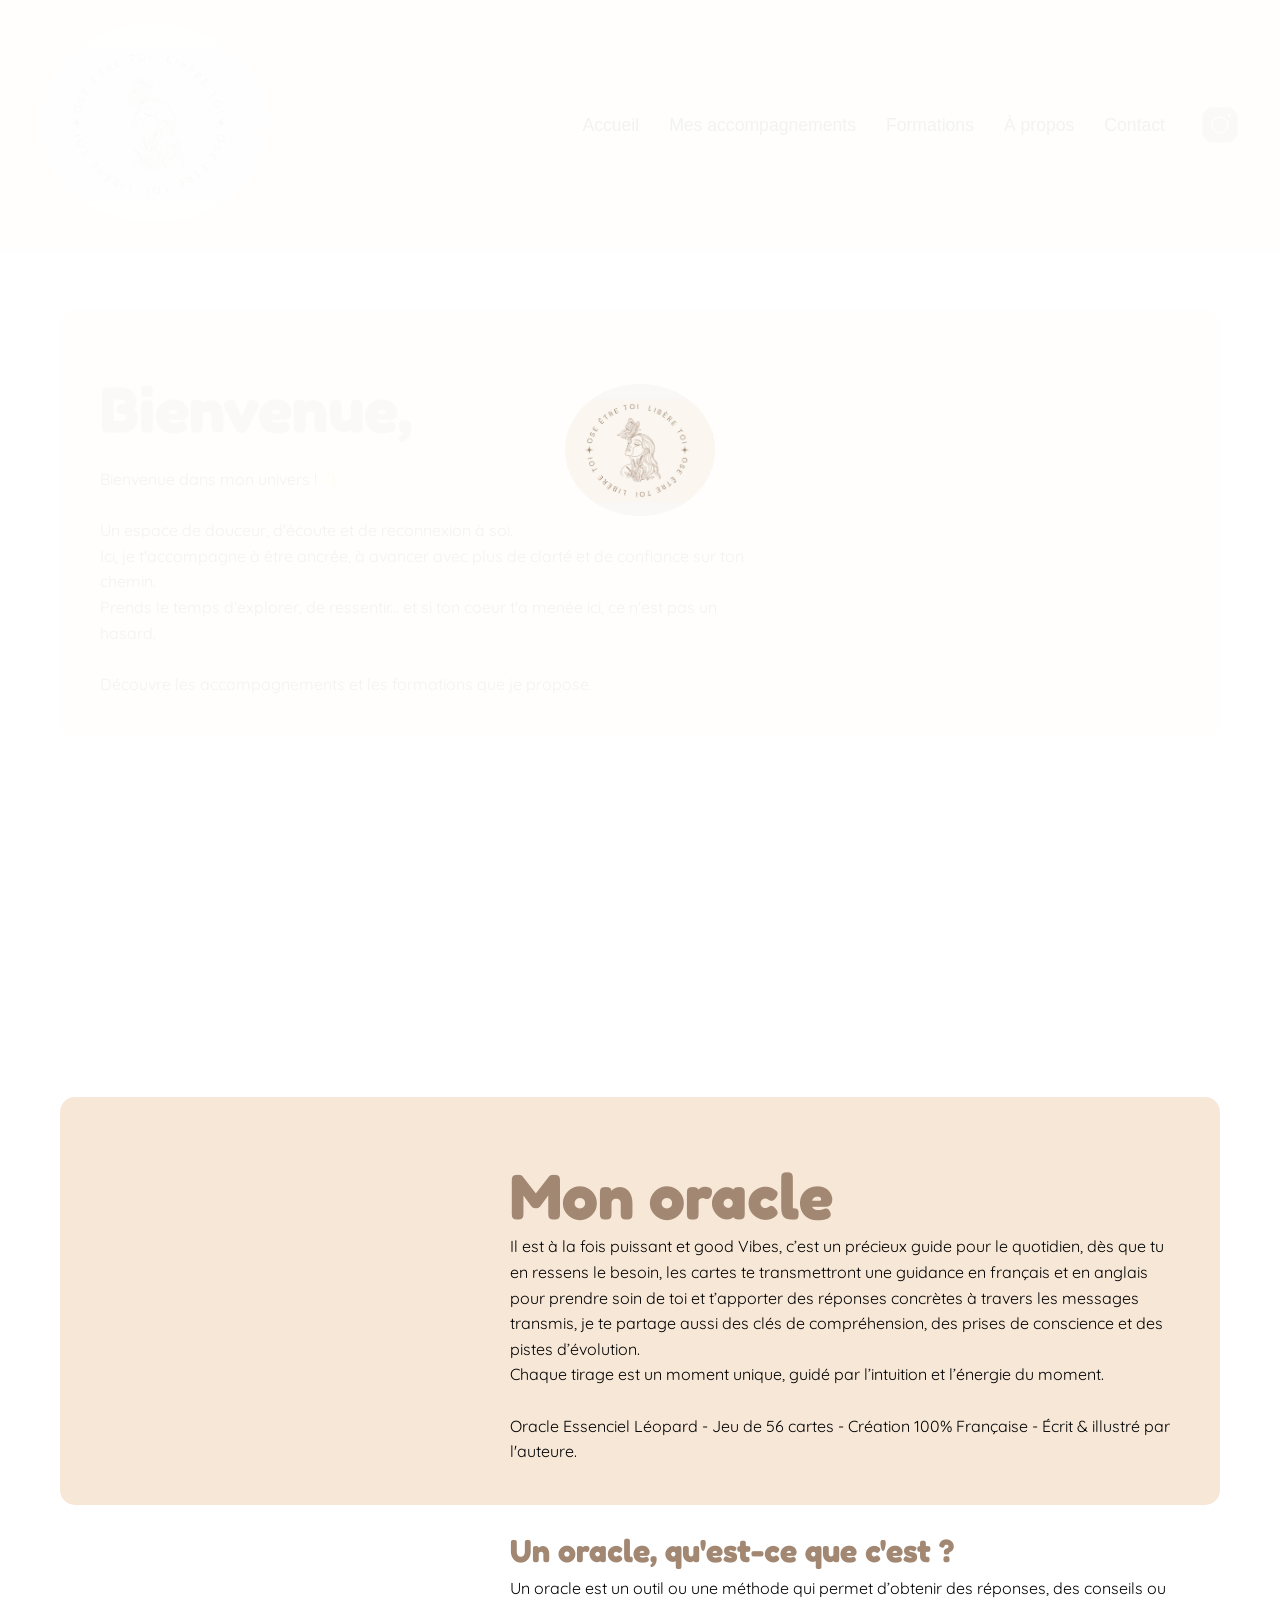
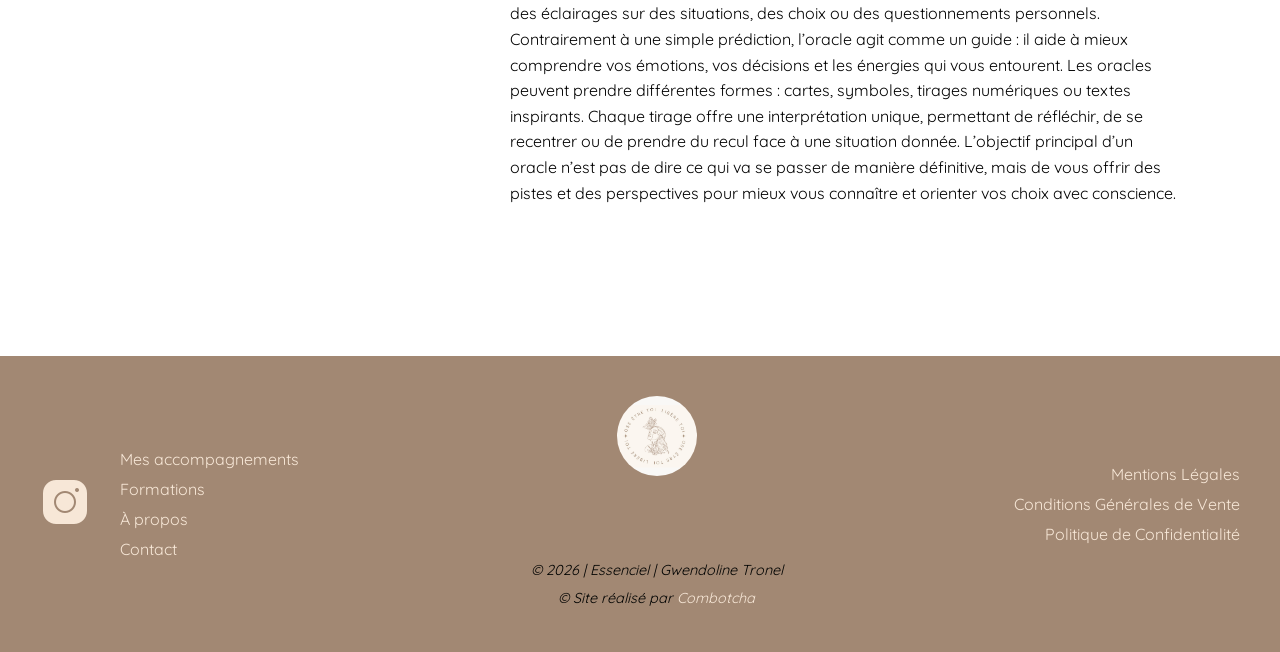
<file: index.html>
<!DOCTYPE html>
<html lang="fr">
<head>
    <meta charset="UTF-8">
    <meta name="viewport" content="width=device-width, initial-scale=1.0">
    <title>Accueil - Essenciel Thérapie</title>

    <link rel="icon" type="image/png" sizes="32x32" href="assets/images/new_logo.jpeg">
    <link rel="shortcut icon" href="assets/images/new_logo.jpeg">
    <script type="application/ld+json">
    {
    "@context": "https://schema.org",
    "@type": "Organization",
    "url": "https://www.essenciel-therapie.fr",
    "logo": "https://www.essenciel-therapie.fr/assets/images/new_logo.jpeg"
    }
    </script>

    <link rel="stylesheet" href="assets/css/style.css">
</head>
<body>

    <!--LOADER-->
    <div id="loader">
        <img src="assets/images/new_logo.jpeg" alt="Logo Essenciel" id="loader-logo">
    </div>

    <header>
        <div class="container-header">
            <div class="logo">
                <a href="index.html">
                    <img src="assets/images/new_logo.jpeg" alt="Logo Essenciel">
                </a>
            </div>

            <!--Menu Burger-->
            <div class="burger">
                <span></span>
                <span></span>
                <span></span>
            </div>

            <!--Menu normal-->
            <nav class="nav-links">
                <ul>
                    <li><a href="index.html">Accueil</a></li>
                    <li><a href="accompagnements/index.html">Mes accompagnements</a></li>
                    <li><a href="formations/index.html">Formations</a></li>
                    <li><a href="apropos/index.html">À propos</a></li>
                    <li><a href="contact/index.html">Contact</a></li>
                    <li>
                        <a href="https://www.instagram.com/essenciel.fr/" target="_blank">
                            <img src="assets/icones/insta_header.png" alt="Instagram">
                        </a>
                    </li>
                </ul>
            </nav>
        </div>
    </header>

    <main>
        <h1>ESSENCIEL THÉRAPIE</h1>

        <section class="bienvenue">
            <div class="bienvenue-container">
                <!-- Bloc texte couleur plein largeur -->
                <div class="text-block">
                    <h2>Bienvenue,</h2>
                    <p>
                        Bienvenue dans mon univers ! ✨<br><br>
                        Un espace de douceur, d'écoute et de reconnexion à soi. <br>
                        Ici, je t'accompagne à être ancrée, à avancer avec plus de clarté et de confiance sur ton chemin. <br>
                        Prends le temps d'explorer, de ressentir... et si ton coeur t'a menée ici, ce n'est pas un hasard. <br> <br>
                        Découvre les accompagnements et les formations que je propose.
                    </p>
                </div>

                <!-- Image à droite qui chevauche -->
                <div class="img-container animate-img">
                    <img src="assets/images/gwenhome.jpeg" alt="Gwendoline - Essenciel">
                </div>

                <!-- Boutons sous le bloc couleur -->
                <div class="btn-container animate-btn">
                    <a href="accompagnements/index.html" class="btn">Accompagnements</a>
                    <a href="formations/index.html" class="btn">Formations</a>
                    <a href="accompagnements/index.html" class="btn">Retraites</a>
                    <a href="https://www.etsy.com/de-en/shop/BoutiqueEssencielfr?ref=shop_profile&listing_id=4456863177" target="_blank" class="btn">Ma boutique</a>
                    <a href="contact/index.html" class="btn">Me contacter</a>
                </div>
            </div>
        </section>

        <section class="oracle">
            <div class="oracle-container">
                <div class="img-oracle animate-img-left">
                    <img src="assets/images/oracle.jpeg" alt="Oracle - Essenciel">
                </div>

                <div class="text-oracle-essenciel">
                    <h2>Mon oracle</h2>
                    <p>
                        Il est à la fois puissant et good Vibes, c’est un précieux guide pour le quotidien, dès que tu en ressens le besoin, les cartes te transmettront une guidance en français et en anglais pour prendre soin de toi et t’apporter des réponses concrètes à travers les messages transmis, je te partage aussi des clés de compréhension, des prises de conscience et des pistes d’évolution. <br>
                        Chaque tirage est un moment unique, guidé par l’intuition et l’énergie du moment. <br><br>
                        Oracle Essenciel Léopard - Jeu de 56 cartes - Création 100% Française - Écrit &amp; illustré par l'auteure.
                    </p>
                </div>

                <div class="text-oracle">
                    <h2>Un oracle, qu'est-ce que c'est ?</h2>
                    <p>
                        Un oracle est un outil ou une méthode qui permet d’obtenir des réponses, des conseils ou des éclairages sur des situations, des choix ou des questionnements personnels. Contrairement à une simple prédiction, l’oracle agit comme un guide : il aide à mieux comprendre vos émotions, vos décisions et les énergies qui vous entourent.
                        Les oracles peuvent prendre différentes formes : cartes, symboles, tirages numériques ou textes inspirants. Chaque tirage offre une interprétation unique, permettant de réfléchir, de se recentrer ou de prendre du recul face à une situation donnée.
                        L’objectif principal d’un oracle n’est pas de dire ce qui va se passer de manière définitive, mais de vous offrir des pistes et des perspectives pour mieux vous connaître et orienter vos choix avec conscience.
                    </p>
                </div>

                <div class="btn-oracle animate-btn">
                    <a href="https://pay.sumup.com/b2c/QDLMPJMD" target="_blank" class="btn">Commander mon oracle sans livraison</a>
                    <a href="https://pay.sumup.com/b2c/QFUFHR3Z" target="_blank" class="btn">Envoi mondial relais</a>
                    <a href="https://www.etsy.com/de-en/listing/4456863177/essential-leopard-oracle-guidance-card?ref=shop_home_feat_1&logging_key=53fc2e16a9d05de5a894b4bd511ea0576cfa3f99%3A4456863177" target="_blank" class="btn">Boutique Etsy</a>
                </div>

                
            </div>
        </section>

    </main>

    <footer class="site-footer">
        <div class="footer-container">

            <div class="footer-col footer-left">
                <a href="https://www.instagram.com/essenciel.fr/" target="_blank">
                    <img src="assets/icones/insta_footer.png" alt="Instagram">
                </a>
                <ul class="footer-links">
                    <li><a href="accompagnements/index.html">Mes accompagnements</a></li>
                    <li><a href="formations/index.html">Formations</a></li>
                    <li><a href="apropos/index.html">À propos</a></li>
                    <li><a href="contact/index.html">Contact</a></li>
                </ul>
            </div>

            <div class="footer-col footer-center">
                <a href="index.html">
                    <img src="assets/images/new_logo.jpeg" alt="Logo Essenciel" class="footer-logo">
                </a>
                <p>&copy; 2026 | Essenciel | Gwendoline Tronel</p>
                <p>&copy; Site réalisé par <a href="https://www.combotcha.com/fr/" target="_blank">Combotcha</a></p>
            </div>

            <div class="footer-col footer-right">
                <ul class="footer-links">
                    <li><a href="mentionslegales/index.html">Mentions Légales</a></li>
                    <li><a href="cgv/index.html">Conditions Générales de Vente</a></li>
                    <li><a href="confidentialite/index.html">Politique de Confidentialité</a></li>
                </ul>
            </div>
        </div>
    </footer>

</body>

<script src="assets/js/script.js"></script>
<script src="assets/js/burger.js"></script>
</html>
</file>
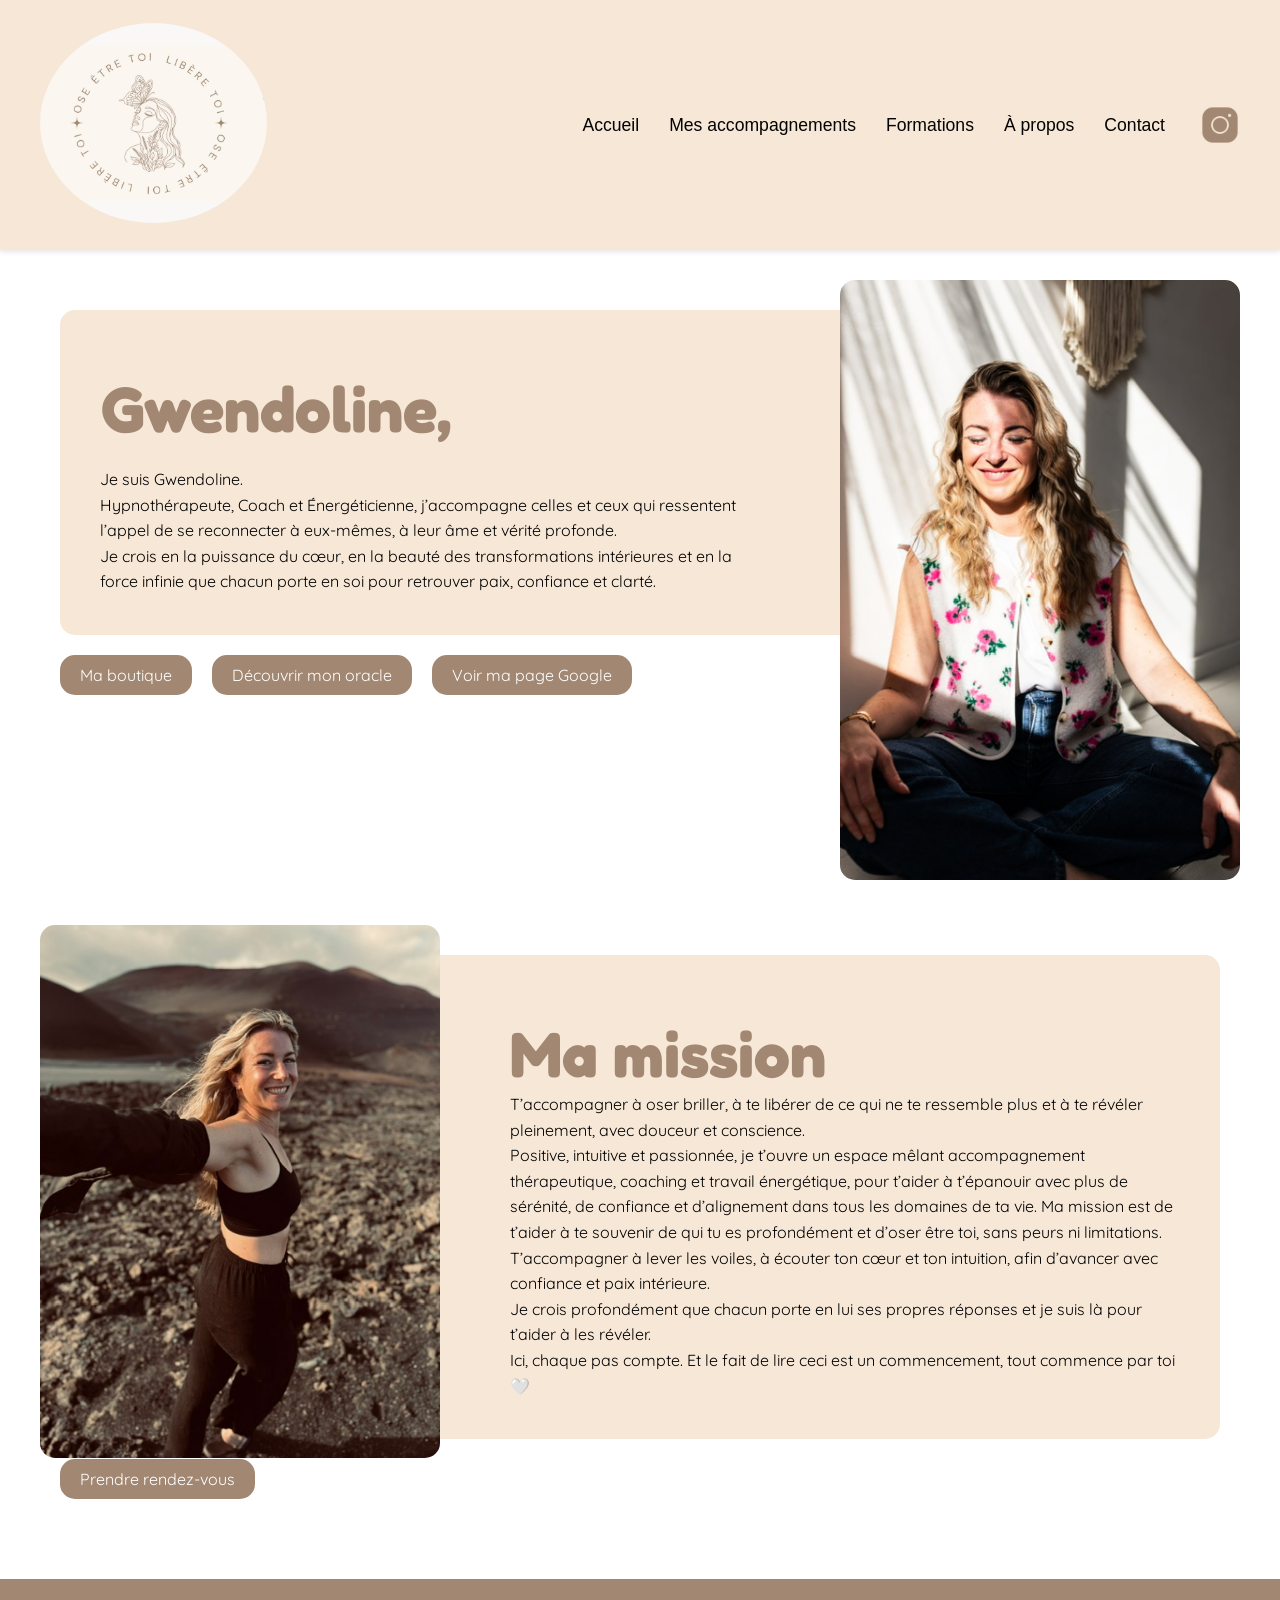
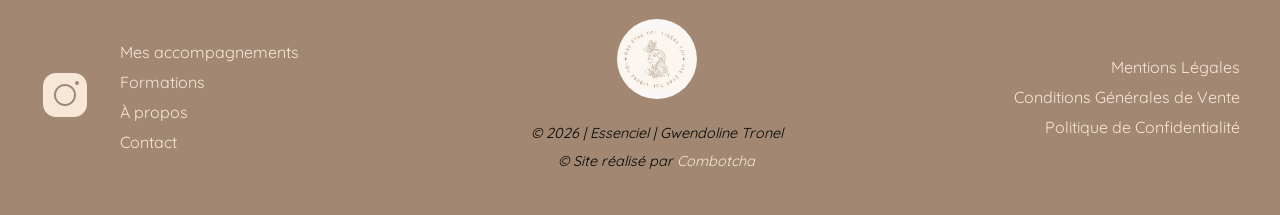
<file: apropos/index.html>
<!DOCTYPE html>
<html lang="fr">
<head>
    <meta charset="UTF-8">
    <meta name="viewport" content="width=device-width, initial-scale=1.0">
    <title>À propos - Essenciel Thérapie</title>

    <link rel="icon" type="image/png" sizes="32x32" href="../assets/images/logobrown.png">
    <link rel="shortcut icon" href="../assets/images/logobrown.png">
    <script type="application/ld+json">
    {
    "@context": "https://schema.org",
    "@type": "Organization",
    "url": "https://www.essenciel-therapie.fr",
    "logo": "https://www.essenciel-therapie.fr/assets/images/logobrown.png"
    }
    </script>

    
    <link rel="stylesheet" href="../assets/css/style.css">
    <link rel="stylesheet" href="../assets/css/pages.css">
</head>
<body>

    <header>
        <div class="container-header">
            <div class="logo">
                <a href="../index.html">
                    <img src="../assets/images/new_logo.jpeg" alt="Logo Essenciel">
                </a>
            </div>

            <!--Menu Burger-->
            <div class="burger">
                <span></span>
                <span></span>
                <span></span>
            </div>

            <!--Menu normal-->
            <nav class="nav-links">
                <ul>
                    <li><a href="../index.html">Accueil</a></li>
                    <li><a href="../accompagnements/index.html">Mes accompagnements</a></li>
                    <li><a href="../formations/index.html">Formations</a></li>
                    <li><a href="index.html">À propos</a></li>
                    <li><a href="../contact/index.html">Contact</a></li>
                    <li>
                        <a href="https://www.instagram.com/essenciel.fr/" target="_blank">
                            <img src="../assets/icones/insta_header.png" alt="Instagram">
                        </a>
                    </li>
                </ul>
            </nav>
        </div>
    </header>

    <main>
        <h1>ESSENCIEL THÉRAPIE À PROPOS</h1>

        <section class="gwendo">
            <div class="gwendo-container">
                <!-- Bloc texte couleur plein largeur -->
                <div class="text-block">
                    <h2>Gwendoline,</h2>
                    <p>
                        Je suis Gwendoline. <br>
                        Hypnothérapeute, Coach et Énergéticienne, j’accompagne celles et ceux qui ressentent l’appel de se reconnecter à eux-mêmes, à leur âme et vérité profonde. <br>
                        Je crois en la puissance du cœur, en la beauté des transformations intérieures et en la force infinie que chacun porte en soi pour retrouver paix, confiance et clarté. <br>
                    </p>
                </div>

                <!-- Image à droite qui chevauche -->
                <div class="img-container animate-img">
                    <img src="../assets/images/gwendo.jpeg" alt="Gwendoline - Essenciel">
                </div>

                <div class="btn-container animate-btn">
                    <a href="https://www.etsy.com/de-en/shop/BoutiqueEssencielfr?ref=shop_profile&listing_id=4456863177" target="_blank" class="btn">Ma boutique</a>
                    <a href="https://www.etsy.com/de-en/listing/4456863177/essential-leopard-oracle-guidance-card?ref=shop_home_feat_1&logging_key=53fc2e16a9d05de5a894b4bd511ea0576cfa3f99%3A4456863177" target="_blank" class="btn">Découvrir mon oracle</a>
                    <a href="https://share.google/B6QfdxAc4pq0uzpJ3" target="_blank" class="btn">Voir ma page Google</a>
                </div>
                
            </div>
        </section>

        <section class="mission">
            <div class="mission-container">
                <div class="img-mission animate-img-left">
                    <img src="../assets/images/mission.jpeg" alt="Oracle - Essenciel">
                </div>

                <div class="text-gwendo-essenciel">
                    <h2>Ma mission</h2>
                    <p>
                       T’accompagner à oser briller, à te libérer de ce qui ne te ressemble plus et à te révéler pleinement, avec douceur et conscience. <br>
                       Positive, intuitive et passionnée, je t’ouvre un espace mêlant accompagnement thérapeutique, coaching et travail énergétique, pour t’aider à t’épanouir avec plus de sérénité, de confiance et d’alignement dans tous les domaines de ta vie.
                       Ma mission est de t’aider à te souvenir de qui tu es profondément et d’oser être toi, sans peurs ni limitations. 
                       T’accompagner à lever les voiles, à écouter ton cœur et ton intuition, afin d’avancer avec confiance et paix intérieure. <br>
                       Je crois profondément que chacun porte en lui ses propres réponses et je suis là pour t’aider à les révéler. <br>
                       Ici, chaque pas compte. 
                       Et le fait de lire ceci est un commencement, tout  commence par toi 🤍
                    </p>
                </div>

                <div class="btn-oracle animate-btn">
                    <a href="https://www.resalib.fr/praticien/60378-tronel-gwendoline-essenciel-coach-en-bien-etre-saint-brieuc#reviews" target="_blank" class="btn">Prendre rendez-vous</a>
                </div>
            </div>
        </section>

    </main>

    <footer class="site-footer">
        <div class="footer-container">

            <div class="footer-col footer-left">
                <a href="https://www.instagram.com/essenciel.fr/" target="_blank">
                    <img src="../assets/icones/insta_footer.png" alt="Instagram">
                </a>
                <ul class="footer-links">
                    <li><a href="../accompagnements/index.html">Mes accompagnements</a></li>
                    <li><a href="../formations/index.html">Formations</a></li>
                    <li><a href="index.html">À propos</a></li>
                    <li><a href="../contact/index.html">Contact</a></li>
                </ul>
            </div>

            <div class="footer-col footer-center">
                <a href="../index.html">
                    <img src="../assets/images/new_logo.jpeg" alt="Logo Essenciel">
                </a>
                <p>&copy; 2026 | Essenciel | Gwendoline Tronel</p>
                <p>&copy; Site réalisé par <a href="https://www.combotcha.com/fr/" target="_blank">Combotcha</a></p>
            </div>

            <div class="footer-col footer-right">
                <ul class="footer-links">
                    <li><a href="../mentionslegales/index.html">Mentions Légales</a></li>
                    <li><a href="../cgv/index.html">Conditions Générales de Vente</a></li>
                    <li><a href="../confidentialite/index.html">Politique de Confidentialité</a></li>
                </ul>
            </div>
        </div>
    </footer>

</body>

<script src="../assets/js/pages.js"></script>
<script src="../assets/js/burger.js"></script>
</html>
</file>
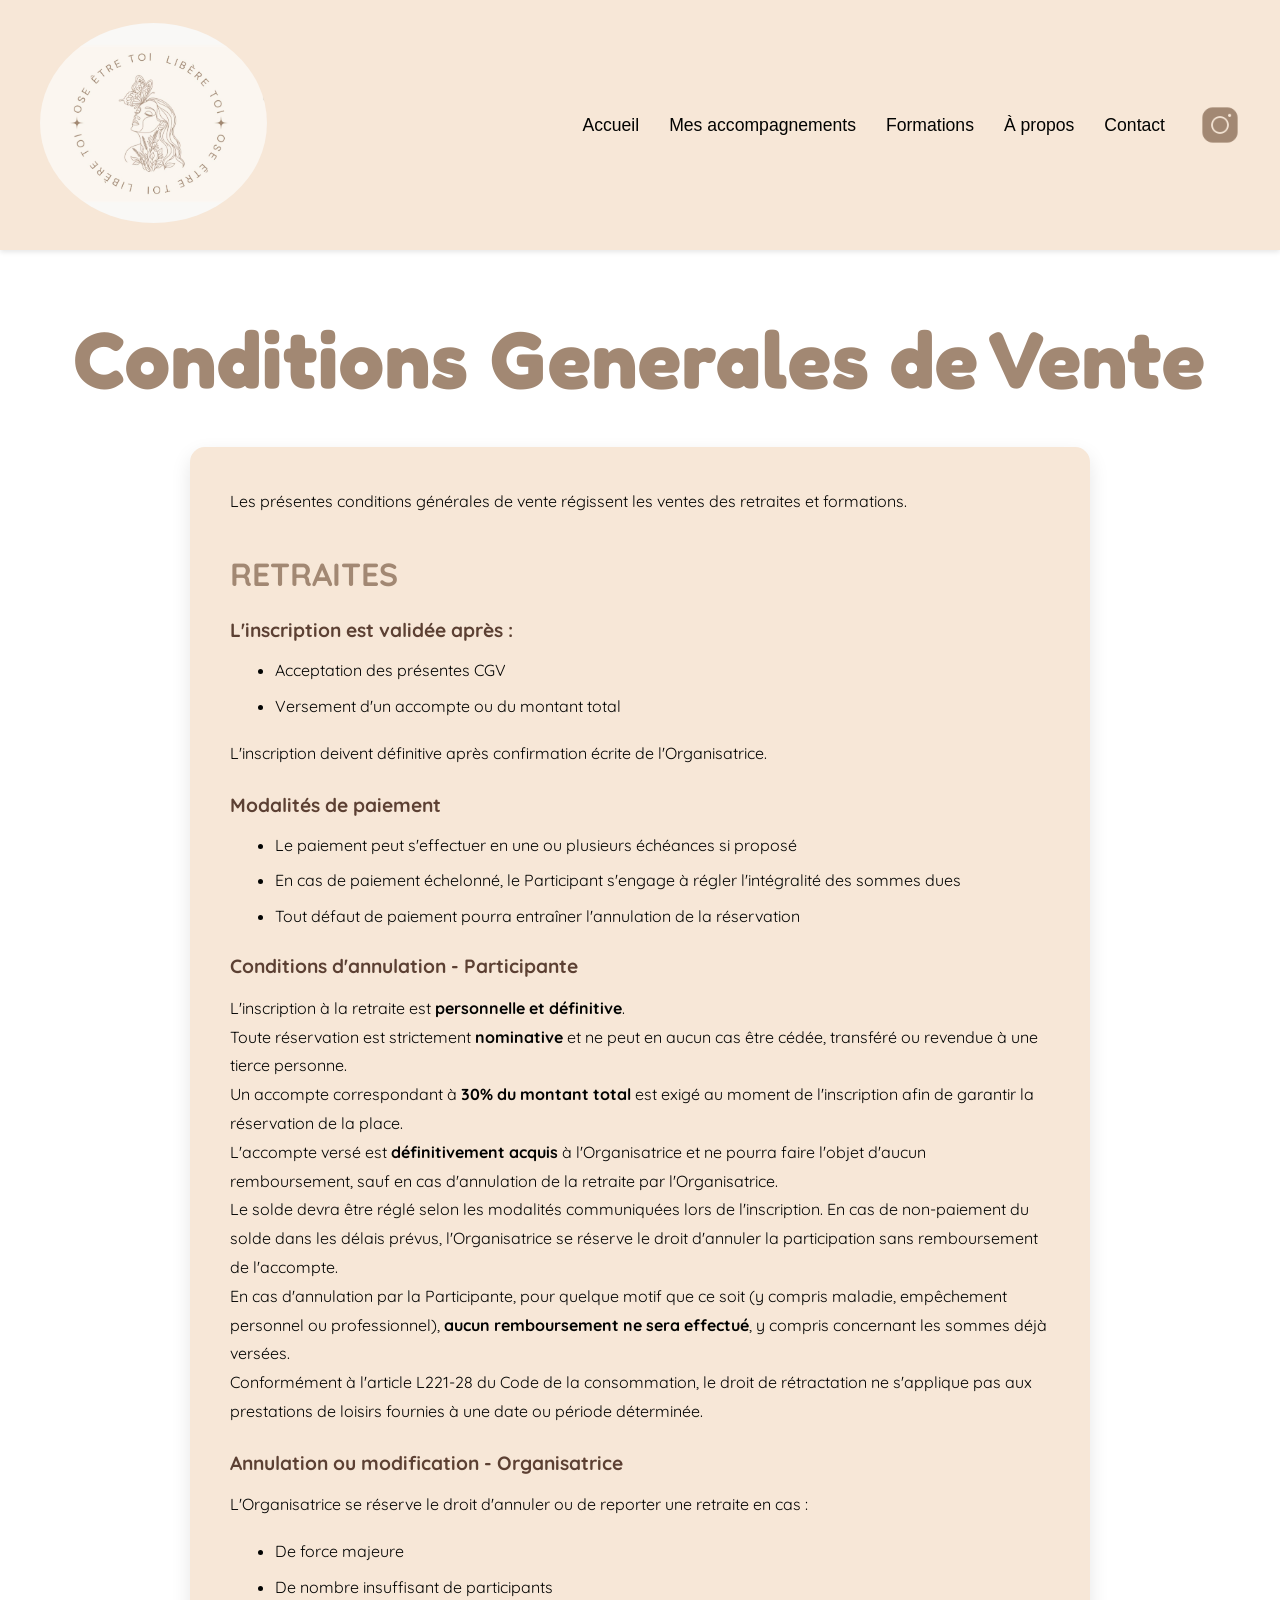
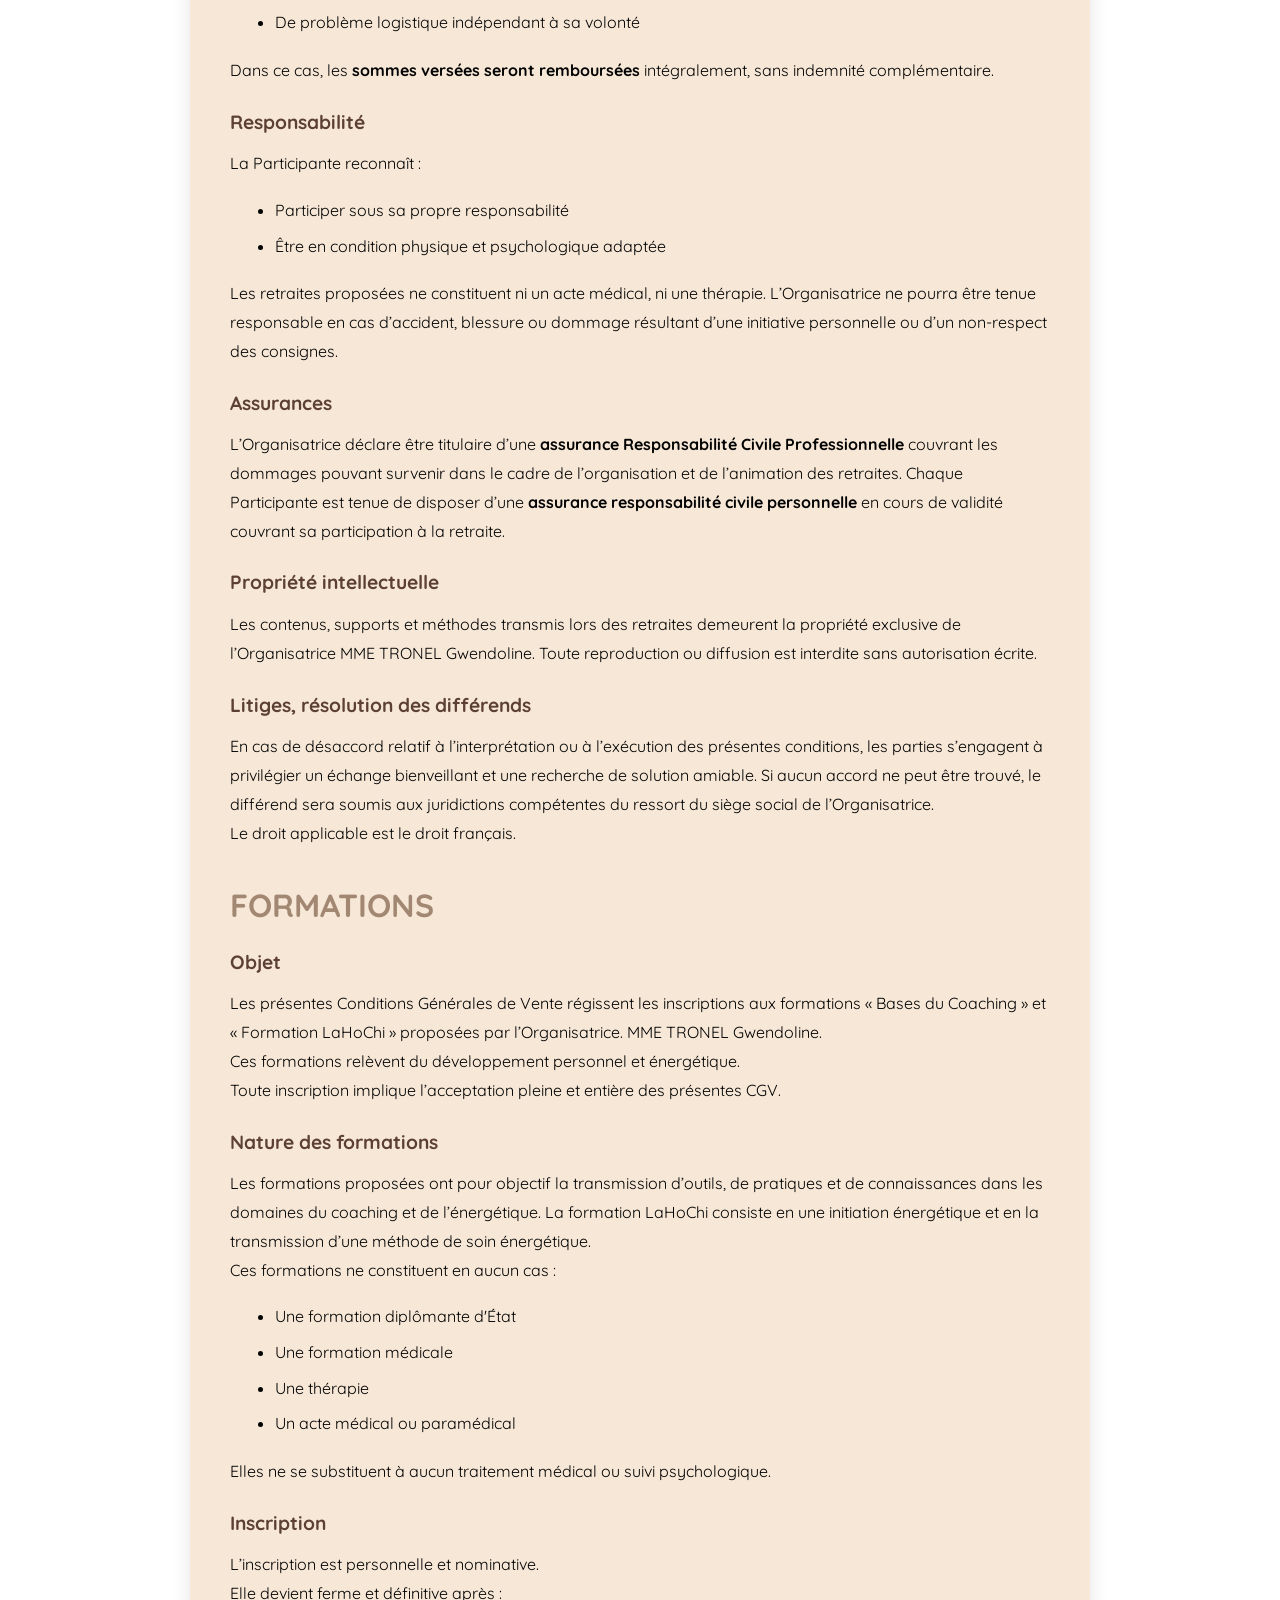
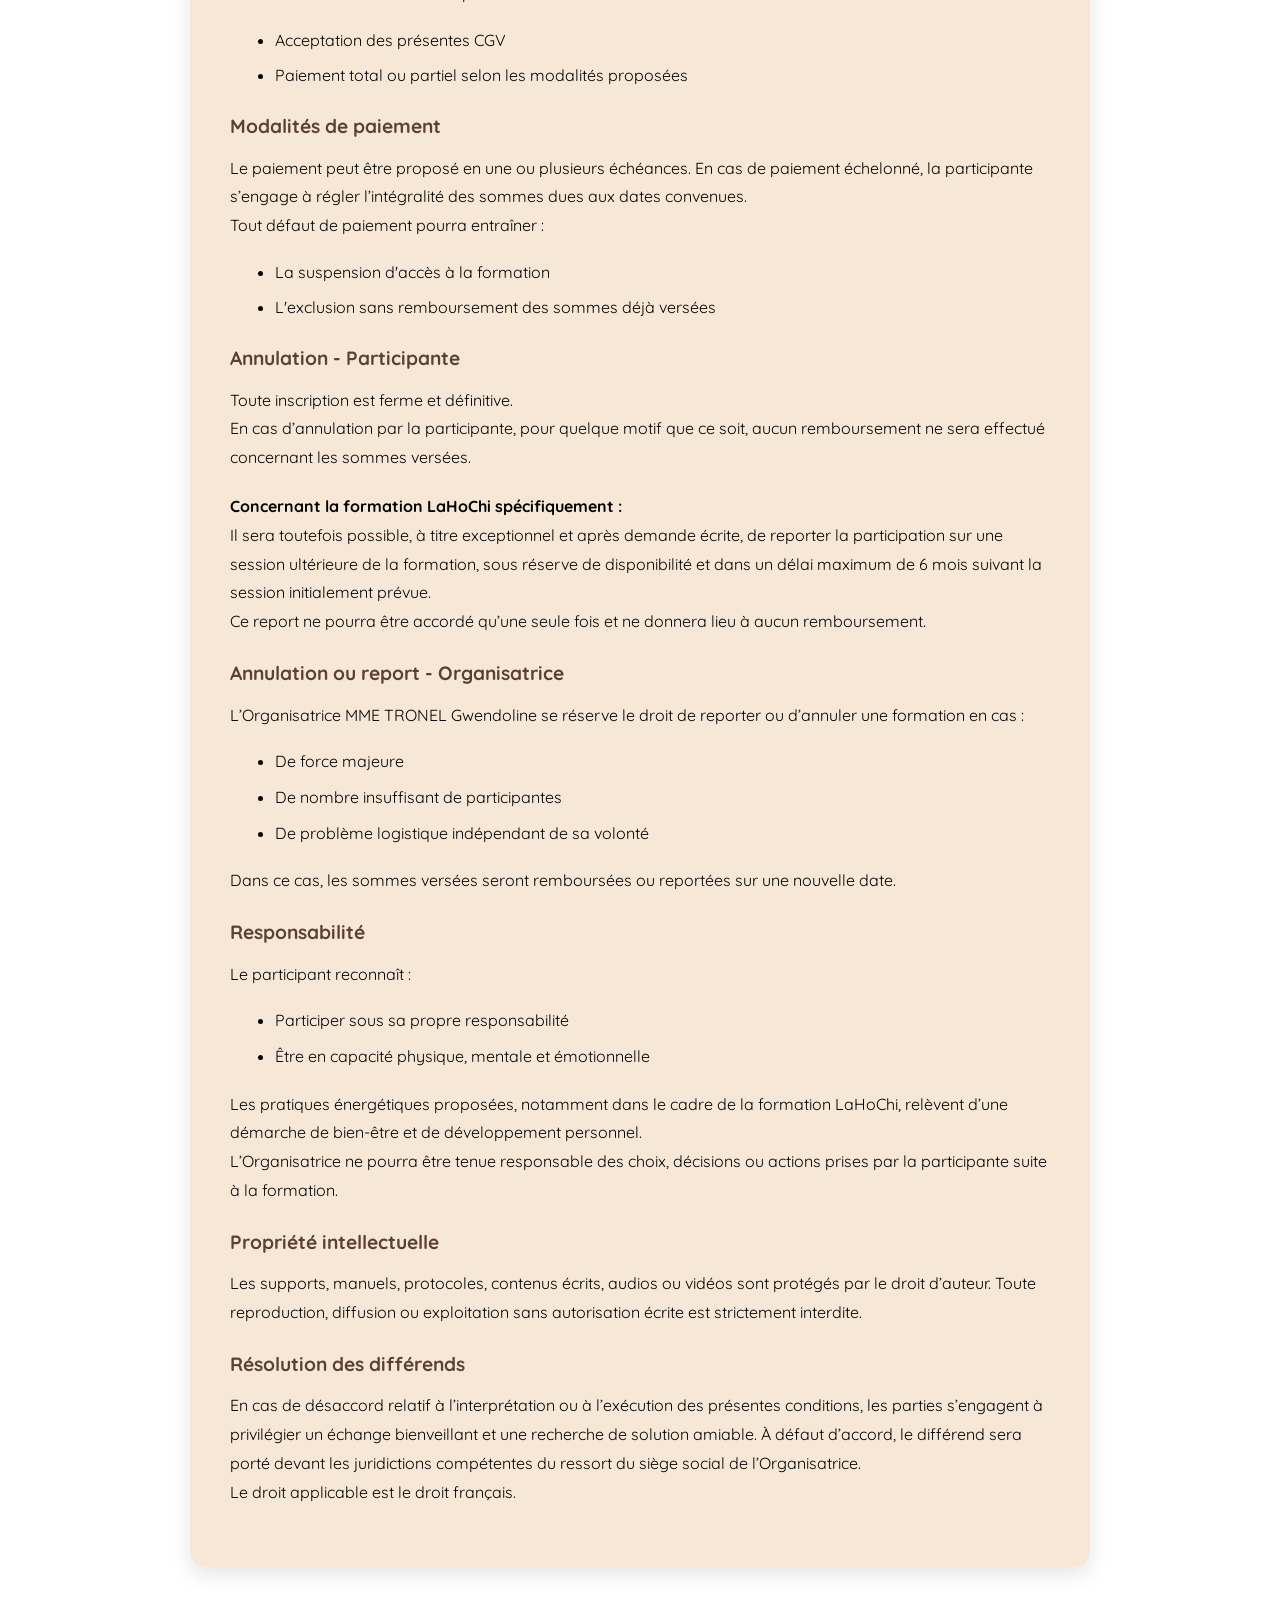
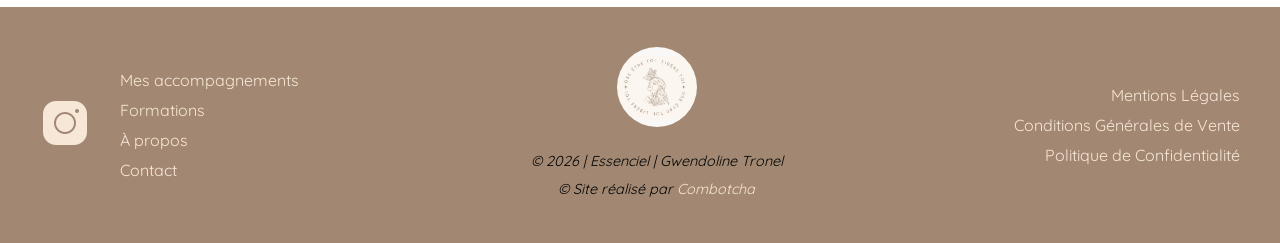
<file: cgv/index.html>
<!DOCTYPE html>
<html lang="fr">
<head>
    <meta charset="UTF-8">
    <meta name="viewport" content="width=device-width, initial-scale=1.0">
    <title>Conditions Générales de Vente - Essenciel Thérapie</title>

    <link rel="icon" type="image/png" sizes="32x32" href="../assets/images/logobrown.png">
    <link rel="shortcut icon" href="../assets/images/logobrown.png">
    <script type="application/ld+json">
    {
    "@context": "https://schema.org",
    "@type": "Organization",
    "url": "https://www.essenciel-therapie.fr",
    "logo": "https://www.essenciel-therapie.fr/assets/images/logobrown.png"
    }
    </script>
    
    <link rel="stylesheet" href="../assets/css/style.css">
    <link rel="stylesheet" href="../assets/css/pages.css">
</head>
<body>

    <header>
        <div class="container-header">
            <div class="logo">
                <a href="../index.html">
                    <img src="../assets/images/new_logo.jpeg" alt="Logo Essenciel">
                </a>
            </div>

            <!--Menu Burger-->
            <div class="burger">
                <span></span>
                <span></span>
                <span></span>
            </div>

            <!--Menu normal-->
            <nav class="nav-links">
                <ul>
                    <li><a href="../index.html">Accueil</a></li>
                    <li><a href="../accompagnements/index.html">Mes accompagnements</a></li>
                    <li><a href="../formations/index.html">Formations</a></li>
                    <li><a href="../apropos/index.html">À propos</a></li>
                    <li><a href="../contact/index.html">Contact</a></li>
                    <li>
                        <a href="https://www.instagram.com/essenciel.fr/" target="_blank">
                            <img src="../assets/icones/insta_header.png" alt="Instagram">
                        </a>
                    </li>
                </ul>
            </nav>
        </div>
    </header>

    <main>
        <h1>ESSENCIEL THÉRAPIE Conditions Generales de Vente</h1>

        <h2 class="titre-page">Conditions Generales de Vente</h2>
        <div class="cgv">
            <p>
                Les présentes conditions générales de vente régissent les ventes des retraites et formations.
            </p>

            <h3>RETRAITES</h3>
            <h4>L'inscription est validée après :</h4>
            <ul>
                <li>Acceptation des présentes CGV</li>
                <li>Versement d'un accompte ou du montant total</li>
            </ul>
            <p>L'inscription deivent définitive après confirmation écrite de l'Organisatrice.</p>

            <h4>Modalités de paiement</h4>
            <ul>
                <li>Le paiement peut s'effectuer en une ou plusieurs échéances si proposé</li>
                <li>En cas de paiement échelonné, le Participant s'engage à régler l'intégralité des sommes dues</li>
                <li>Tout défaut de paiement pourra entraîner l'annulation de la réservation</li>
            </ul>

            <h4>Conditions d'annulation - Participante</h4>
            <p>
                L'inscription à la retraite est <strong>personnelle et définitive</strong>. <br>
                Toute réservation est strictement <strong>nominative</strong> et ne peut en aucun cas être cédée, transféré ou revendue à une tierce personne. <br>
                Un accompte correspondant à <strong>30% du montant total</strong> est exigé au moment de l'inscription afin de garantir la réservation de la place. <br>
                L'accompte versé est <strong>définitivement acquis</strong> à l'Organisatrice et ne pourra faire l'objet d'aucun remboursement, sauf en cas d'annulation de la retraite par l'Organisatrice. <br>
                Le solde devra être réglé selon les modalités communiquées lors de l'inscription. En cas de non-paiement du solde dans les délais prévus, l'Organisatrice se réserve le droit d'annuler la participation sans remboursement de l'accompte. <br>
                En cas d'annulation par la Participante, pour quelque motif que ce soit (y compris maladie, empêchement personnel ou professionnel), <strong>aucun remboursement ne sera effectué</strong>, y compris concernant les sommes déjà versées. <br>
                Conformément à l'article L221-28 du Code de la consommation, le droit de rétractation ne s'applique pas aux prestations de loisirs fournies à une date ou période déterminée.
            </p>

            <h4>Annulation ou modification - Organisatrice</h4>
            <p>L'Organisatrice se réserve le droit d'annuler ou de reporter une retraite en cas : </p>
            <ul>
                <li>De force majeure</li>
                <li>De nombre insuffisant de participants</li>
                <li>De problème logistique indépendant à sa volonté</li>
            </ul>
            <p>Dans ce cas, les <strong>sommes versées seront remboursées</strong> intégralement, sans indemnité complémentaire.</p>

            <h4>Responsabilité</h4>
            <p>La Participante reconnaît :</p>
            <ul>
                <li>Participer sous sa propre responsabilité</li>
                <li>Être en condition physique et psychologique adaptée</li>
            </ul>
            <p>Les retraites proposées ne constituent ni un acte médical, ni une thérapie. L’Organisatrice ne pourra être tenue responsable en cas d’accident, blessure ou dommage résultant d’une initiative personnelle ou d’un non-respect des consignes.</p>
        
            <h4>Assurances</h4>
            <p>
                L’Organisatrice déclare être titulaire d’une <strong>assurance Responsabilité Civile Professionnelle</strong> couvrant les dommages pouvant survenir dans le cadre de l’organisation et de l’animation des retraites.
                Chaque Participante est tenue de disposer d’une <strong>assurance responsabilité civile personnelle</strong> en cours de validité couvrant sa participation à la retraite.
            </p>

            <h4>Propriété intellectuelle</h4>
            <p>
                Les contenus, supports et méthodes transmis lors des retraites demeurent la propriété exclusive de l’Organisatrice MME TRONEL Gwendoline.
                Toute reproduction ou diffusion est interdite sans autorisation écrite.
            </p>

            <h4>Litiges, résolution des différends</h4>
            <p>
                En cas de désaccord relatif à l’interprétation ou à l’exécution des présentes conditions, les parties s’engagent à privilégier un échange bienveillant et une recherche de solution amiable.
                Si aucun accord ne peut être trouvé, le différend sera soumis aux juridictions compétentes du ressort du siège social de l’Organisatrice. <br>
                Le droit applicable est le droit français.
            </p>

            <h3>FORMATIONS</h3>
            <h4>Objet</h4>
            <p>
                Les présentes Conditions Générales de Vente régissent les inscriptions aux formations « Bases du Coaching » et « Formation LaHoChi » proposées par l’Organisatrice. MME TRONEL Gwendoline. <br>
                Ces formations relèvent du développement personnel et énergétique. <br>
                Toute inscription implique l’acceptation pleine et entière des présentes CGV.
            </p>

            <h4>Nature des formations</h4>
            <p>
                Les formations proposées ont pour objectif la transmission d’outils, de pratiques et de connaissances dans les domaines du coaching et de l’énergétique.
                La formation LaHoChi consiste en une initiation énergétique et en la transmission d’une méthode de soin énergétique. <br>
                Ces formations ne constituent en aucun cas :
            </p>
            <ul>
                <li>Une formation diplômante d'État</li>
                <li>Une formation médicale</li>
                <li>Une thérapie</li>
                <li>Un acte médical ou paramédical</li>
            </ul>
            <p>Elles ne se substituent à aucun traitement médical ou suivi psychologique.</p>

            <h4>Inscription</h4>
            <p>
                L’inscription est personnelle et nominative. <br>
                Elle devient ferme et définitive après :
            </p>
            <ul>
                <li>Acceptation des présentes CGV</li>
                <li>Paiement total ou partiel selon les modalités proposées</li>
            </ul>

            <h4>Modalités de paiement</h4>
            <p>
                Le paiement peut être proposé en une ou plusieurs échéances.
                En cas de paiement échelonné, la participante s’engage à régler l’intégralité des sommes dues aux dates convenues. <br>
                Tout défaut de paiement pourra entraîner :
            </p>
            <ul>
                <li>La suspension d'accès à la formation</li>
                <li>L'exclusion sans remboursement des sommes déjà versées</li>
            </ul>

            <h4>Annulation - Participante</h4>
            <p>
                Toute inscription est ferme et définitive. <br>
                En cas d’annulation par la participante, pour quelque motif que ce soit, aucun remboursement ne sera effectué concernant les sommes versées.
            </p>
            <p>
                <strong>Concernant la formation LaHoChi spécifiquement : </strong> <br>
                Il sera toutefois possible, à titre exceptionnel et après demande écrite, de reporter la participation sur une session ultérieure de la formation, sous réserve de disponibilité et dans un délai maximum de 6 mois suivant la session initialement prévue. <br>
                Ce report ne pourra être accordé qu’une seule fois et ne donnera lieu à aucun remboursement. 
            </p>

            <h4>Annulation ou report - Organisatrice</h4>
            <p>L’Organisatrice MME TRONEL Gwendoline se réserve le droit de reporter ou d’annuler une formation en cas : </p>
            <ul>
                <li>De force majeure</li>
                <li>De nombre insuffisant de participantes</li>
                <li>De problème logistique indépendant de sa volonté</li>
            </ul>
            <p>Dans ce cas, les sommes versées seront remboursées ou reportées sur une nouvelle date.</p>

            <h4>Responsabilité</h4>
            <p>Le participant reconnaît :</p>
            <ul>
                <li>Participer sous sa propre responsabilité</li>
                <li>Être en capacité physique, mentale et émotionnelle</li>
            </ul>
            <p>
                Les pratiques énergétiques proposées, notamment dans le cadre de la formation LaHoChi, relèvent d’une démarche de bien-être et de développement personnel. <br>
                L’Organisatrice ne pourra être tenue responsable des choix, décisions ou actions prises par la participante suite à la formation.
            </p>

            <h4>Propriété intellectuelle</h4>
            <p>
                Les supports, manuels, protocoles, contenus écrits, audios ou vidéos sont protégés par le droit d’auteur.
                Toute reproduction, diffusion ou exploitation sans autorisation écrite est strictement interdite.
            </p>

            <h4>Résolution des différends</h4>
            <p>
                En cas de désaccord relatif à l’interprétation ou à l’exécution des présentes conditions, les parties s’engagent à privilégier un échange bienveillant et une recherche de solution amiable.
                À défaut d’accord, le différend sera porté devant les juridictions compétentes du ressort du siège social de l’Organisatrice. <br>
                Le droit applicable est le droit français.
            </p>
        
        </div>
        

    </main>

    <footer class="site-footer">
        <div class="footer-container">

            <div class="footer-col footer-left">
                <a href="https://www.instagram.com/essenciel.fr/" target="_blank">
                    <img src="../assets/icones/insta_footer.png" alt="Instagram">
                </a>
                <ul class="footer-links">
                    <li><a href="../accompagnements/index.html">Mes accompagnements</a></li>
                    <li><a href="../formations/index.html">Formations</a></li>
                    <li><a href="../apropos/index.html">À propos</a></li>
                    <li><a href="../contact/index.html">Contact</a></li>
                </ul>
            </div>

            <div class="footer-col footer-center">
                <a href="../index.html">
                    <img src="../assets/images/new_logo.jpeg" alt="Logo Essenciel">
                </a>
                <p>&copy; 2026 | Essenciel | Gwendoline Tronel</p>
                <p>&copy; Site réalisé par <a href="https://www.combotcha.com/fr/" target="_blank">Combotcha</a></p>
            </div>

            <div class="footer-col footer-right">
                <ul class="footer-links">
                    <li><a href="../mentionslegales/index.html">Mentions Légales</a></li>
                    <li><a href="index.html">Conditions Générales de Vente</a></li>
                    <li><a href="../confidentialite/index.html">Politique de Confidentialité</a></li>
                </ul>
            </div>
        </div>
    </footer>

</body>

<script src="../assets/js/pages.js"></script>
<script src="../assets/js/burger.js"></script>
</html>
</file>
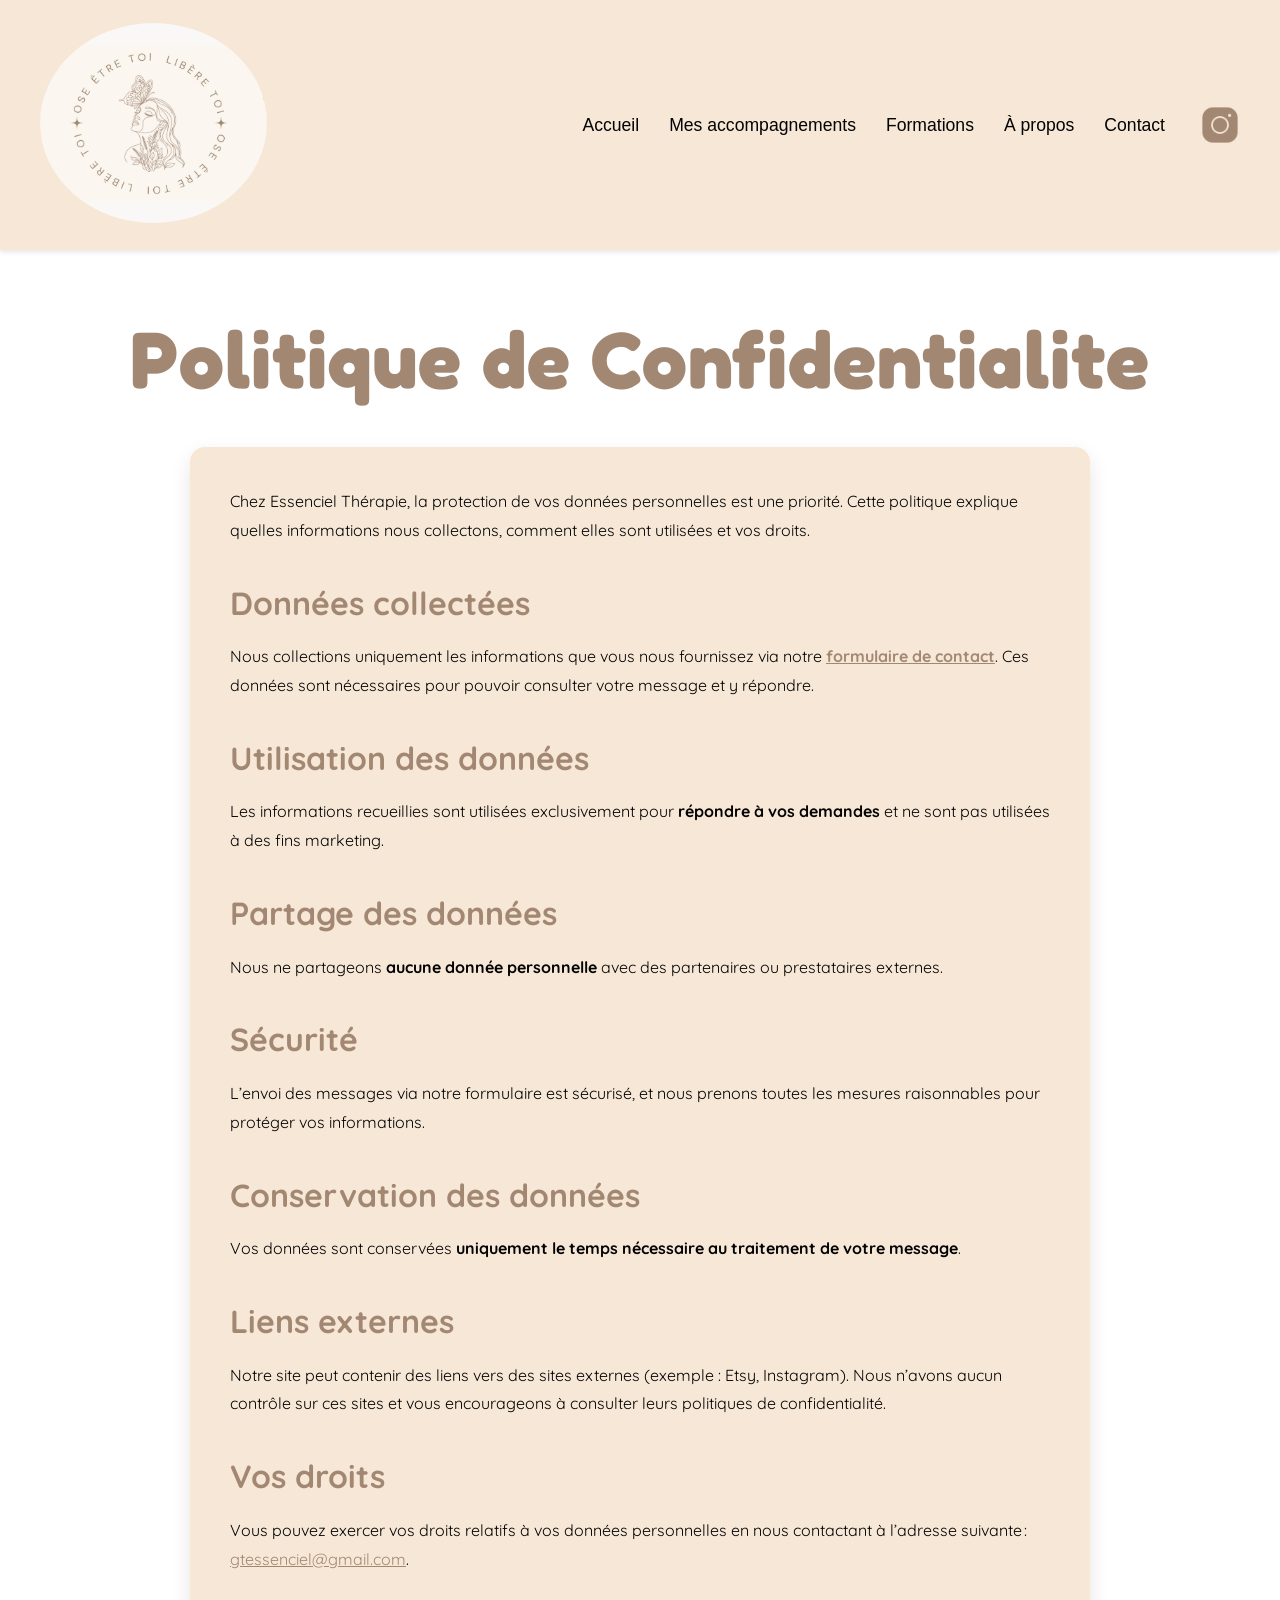
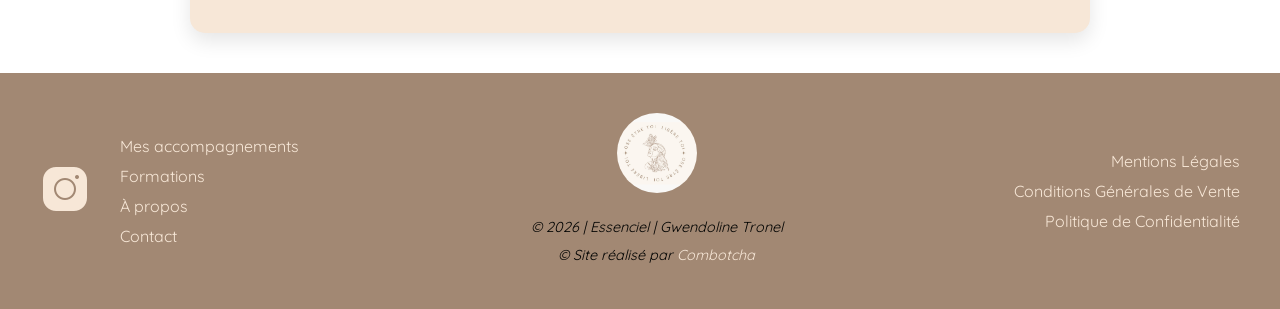
<file: confidentialite/index.html>
<!DOCTYPE html>
<html lang="fr">
<head>
    <meta charset="UTF-8">
    <meta name="viewport" content="width=device-width, initial-scale=1.0">
    <title>Politique de Confidentialité - Essenciel Thérapie</title>

    <link rel="icon" type="image/png" sizes="32x32" href="../assets/images/logobrown.png">
    <link rel="shortcut icon" href="../assets/images/logobrown.png">
    <script type="application/ld+json">
    {
    "@context": "https://schema.org",
    "@type": "Organization",
    "url": "https://www.essenciel-therapie.fr",
    "logo": "https://www.essenciel-therapie.fr/assets/images/logobrown.png"
    }
    </script>
    
    <link rel="stylesheet" href="../assets/css/style.css">
    <link rel="stylesheet" href="../assets/css/pages.css">
</head>
<body>

    <header>
        <div class="container-header">
            <div class="logo">
                <a href="../index.html">
                    <img src="../assets/images/new_logo.jpeg" alt="Logo Essenciel">
                </a>
            </div>

            <!--Menu Burger-->
            <div class="burger">
                <span></span>
                <span></span>
                <span></span>
            </div>

            <!--Menu normal-->
            <nav class="nav-links">
                <ul>
                    <li><a href="../index.html">Accueil</a></li>
                    <li><a href="../accompagnements/index.html">Mes accompagnements</a></li>
                    <li><a href="../formations/index.html">Formations</a></li>
                    <li><a href="../apropos/index.html">À propos</a></li>
                    <li><a href="../contact/index.html">Contact</a></li>
                    <li>
                        <a href="https://www.instagram.com/essenciel.fr/" target="_blank">
                            <img src="../assets/icones/insta_header.png" alt="Instagram">
                        </a>
                    </li>
                </ul>
            </nav>
        </div>
    </header>

    <main>
        <h1>ESSENCIEL THÉRAPIE Politique de Confidentialite</h1>

        <h2 class="titre-page">Politique de Confidentialite</h2>
        <div class="confidentialite">
            <p>
                Chez Essenciel Thérapie, la protection de vos données personnelles est une priorité. Cette politique explique quelles informations nous collectons, comment elles sont utilisées et vos droits.
            </p>

            <h3>Données collectées</h3>
            <p>
                Nous collections uniquement les informations que vous nous fournissez via notre <a href="../contact/index.html"><strong>formulaire de contact</strong></a>. Ces données sont nécessaires pour pouvoir consulter votre message et y répondre.
            </p>

            <h3>Utilisation des données</h3>
            <p>
                Les informations recueillies sont utilisées exclusivement pour <strong>répondre à vos demandes</strong> et ne sont pas utilisées à des fins marketing.
            </p>

            <h3>Partage des données</h3>
            <p>
                Nous ne partageons <strong>aucune donnée personnelle</strong> avec des partenaires ou prestataires externes.
            </p>

            <h3>Sécurité</h3>
            <p>
                L’envoi des messages via notre formulaire est sécurisé, et nous prenons toutes les mesures raisonnables pour protéger vos informations.
            </p>

            <h3>Conservation des données</h3>
            <p>
                Vos données sont conservées <strong>uniquement le temps nécessaire au traitement de votre message</strong>.
            </p>

            <h3>Liens externes</h3>
            <p>
                Notre site peut contenir des liens vers des sites externes (exemple : Etsy, Instagram). Nous n’avons aucun contrôle sur ces sites et vous encourageons à consulter leurs politiques de confidentialité.
            </p>

            <h3>Vos droits</h3>
            <p>
                Vous pouvez exercer vos droits relatifs à vos données personnelles en nous contactant à l’adresse suivante : <a href="mailto:gtessenciel@gmail.com">gtessenciel@gmail.com</a>.
            </p>
        </div>
        

    </main>

    <footer class="site-footer">
        <div class="footer-container">

            <div class="footer-col footer-left">
                <a href="https://www.instagram.com/essenciel.fr/" target="_blank">
                    <img src="../assets/icones/insta_footer.png" alt="Instagram">
                </a>
                <ul class="footer-links">
                    <li><a href="../accompagnements/index.html">Mes accompagnements</a></li>
                    <li><a href="../formations/index.html">Formations</a></li>
                    <li><a href="../apropos/index.html">À propos</a></li>
                    <li><a href="../contact/index.html">Contact</a></li>
                </ul>
            </div>

            <div class="footer-col footer-center">
                <a href="../index.html">
                    <img src="../assets/images/new_logo.jpeg" alt="Logo Essenciel">
                </a>
                <p>&copy; 2026 | Essenciel | Gwendoline Tronel</p>
                <p>&copy; Site réalisé par <a href="https://www.combotcha.com/fr/" target="_blank">Combotcha</a></p>
            </div>

            <div class="footer-col footer-right">
                <ul class="footer-links">
                    <li><a href="../mentionslegales/index.html">Mentions Légales</a></li>
                    <li><a href="../cgv/index.html">Conditions Générales de Vente</a></li>
                    <li><a href="index.html">Politique de Confidentialité</a></li>
                </ul>
            </div>
        </div>
    </footer>

</body>

<script src="../assets/js/pages.js"></script>
<script src="../assets/js/burger.js"></script>
</html>
</file>
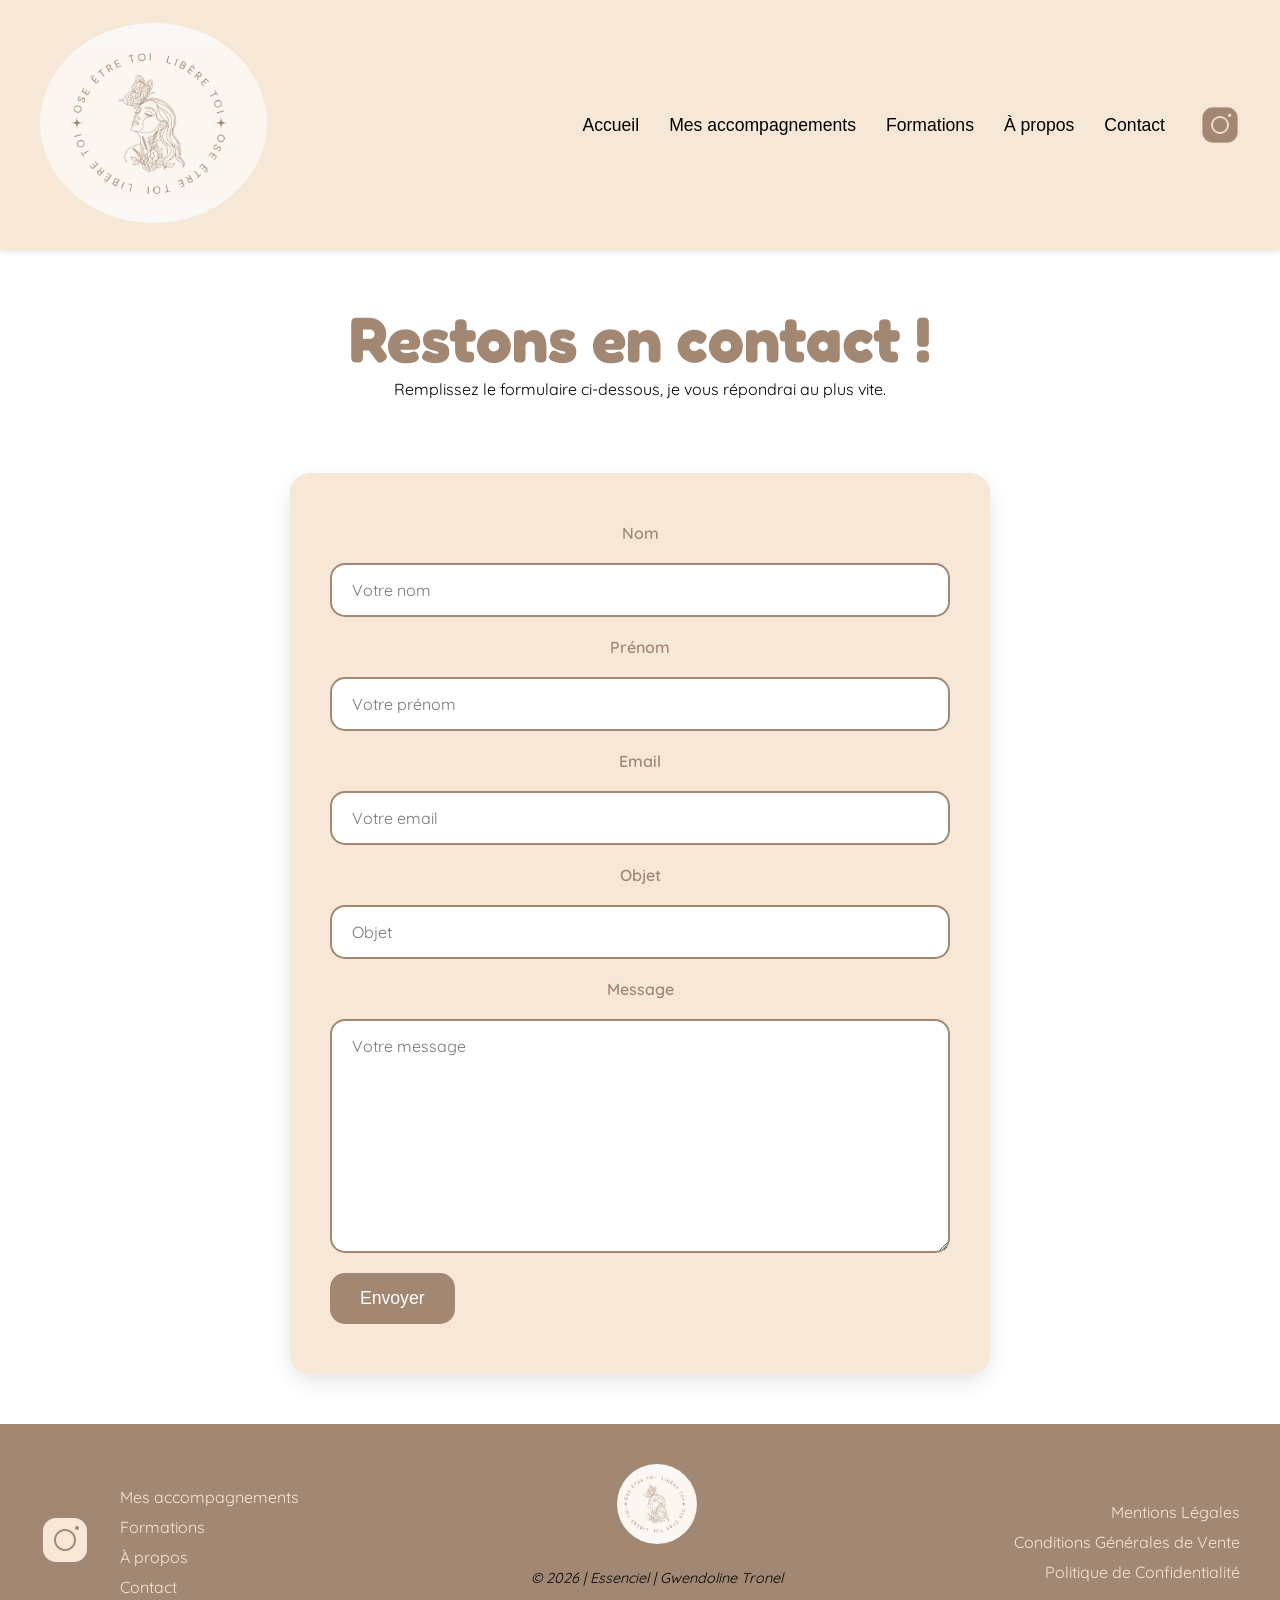
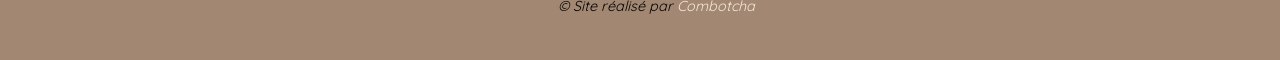
<file: contact/index.html>
<!DOCTYPE html>
<html lang="fr">
<head>
    <meta charset="UTF-8">
    <meta name="viewport" content="width=device-width, initial-scale=1.0">
    <title>Contact - Essenciel Thérapie</title>

    <link rel="icon" type="image/png" sizes="32x32" href="../assets/images/logobrown.png">
    <link rel="shortcut icon" href="../assets/images/logobrown.png">
    <script type="application/ld+json">
    {
    "@context": "https://schema.org",
    "@type": "Organization",
    "url": "https://www.essenciel-therapie.fr",
    "logo": "https://www.essenciel-therapie.fr/assets/images/logobrown.png"
    }
    </script>
    
    <link rel="stylesheet" href="../assets/css/style.css">
    <link rel="stylesheet" href="../assets/css/pages.css">
</head>
<body>

    <header>
        <div class="container-header">
            <div class="logo">
                <a href="../index.html">
                    <img src="../assets/images/new_logo.jpeg" alt="Logo Essenciel">
                </a>
            </div>

            <!--Menu Burger-->
            <div class="burger">
                <span></span>
                <span></span>
                <span></span>
            </div>

            <!--Menu normal-->
            <nav class="nav-links">
                <ul>
                    <li><a href="../index.html">Accueil</a></li>
                    <li><a href="../accompagnements/index.html">Mes accompagnements</a></li>
                    <li><a href="../formations/index.html">Formations</a></li>
                    <li><a href="../apropos/index.html">À propos</a></li>
                    <li><a href="index.html">Contact</a></li>
                    <li>
                        <a href="https://www.instagram.com/essenciel.fr/" target="_blank">
                            <img src="../assets/icones/insta_header.png" alt="Instagram">
                        </a>
                    </li>
                </ul>
            </nav>
        </div>
    </header>

    <main>
        <h1>ESSENCIEL THÉRAPIE CONTACT</h1>

        <section class="contact-container">
            <div class="text-contact">
                <h2>Restons en contact !</h2>
                <p>Remplissez le formulaire ci-dessous, je vous répondrai au plus vite.</p>

                <div id="form-message" class="form-message"></div>
                <form 
                    class="contact-form" 
                    action="https://formspree.io/f/mvzbqzkz" 
                    method="POST">

                    <input type="hidden" name="_subject" value="Nouveau message - Essenciel Thérapie">

                    <label for="surname">Nom</label>
                    <input type="text" id="surname" name="surname" required placeholder="Votre nom">

                    <label for="name">Prénom</label>
                    <input type="text" id="name" name="name" required placeholder="Votre prénom">

                    <label for="email">Email</label>
                    <input type="email" id="email" name="_replyto" required placeholder="Votre email">

                    <label for="object">Objet</label>
                    <input type="text" id="object" name="object" required placeholder="Objet">

                    <label for="message">Message</label>
                    <textarea id="message" name="message" rows="10" required placeholder="Votre message"></textarea>

                    <button type="submit" class="btn">Envoyer</button>
                </form>
            </div>
        </section>

    </main>

    <footer class="site-footer">
        <div class="footer-container">

            <div class="footer-col footer-left">
                <a href="https://www.instagram.com/essenciel.fr/" target="_blank">
                    <img src="../assets/icones/insta_footer.png" alt="Instagram">
                </a>
                <ul class="footer-links">
                    <li><a href="../accompagnements/index.html">Mes accompagnements</a></li>
                    <li><a href="../formations/index.html">Formations</a></li>
                    <li><a href="../apropos/index.html">À propos</a></li>
                    <li><a href="index.html">Contact</a></li>
                </ul>
            </div>

            <div class="footer-col footer-center">
                <a href="../index.html">
                    <img src="../assets/images/new_logo.jpeg" alt="Logo Essenciel">
                </a>
                <p>&copy; 2026 | Essenciel | Gwendoline Tronel</p>
                <p>&copy; Site réalisé par <a href="https://www.combotcha.com/fr/" target="_blank">Combotcha</a></p>
            </div>

            <div class="footer-col footer-right">
                <ul class="footer-links">
                    <li><a href="../mentionslegales/index.html">Mentions Légales</a></li>
                    <li><a href="../cgv/index.html">Conditions Générales de Vente</a></li>
                    <li><a href="../confidentialite/index.html">Politique de Confidentialité</a></li>
                </ul>
            </div>
        </div>
    </footer>

</body>

<script src="../assets/js/burger.js"></script>
</html>
</file>
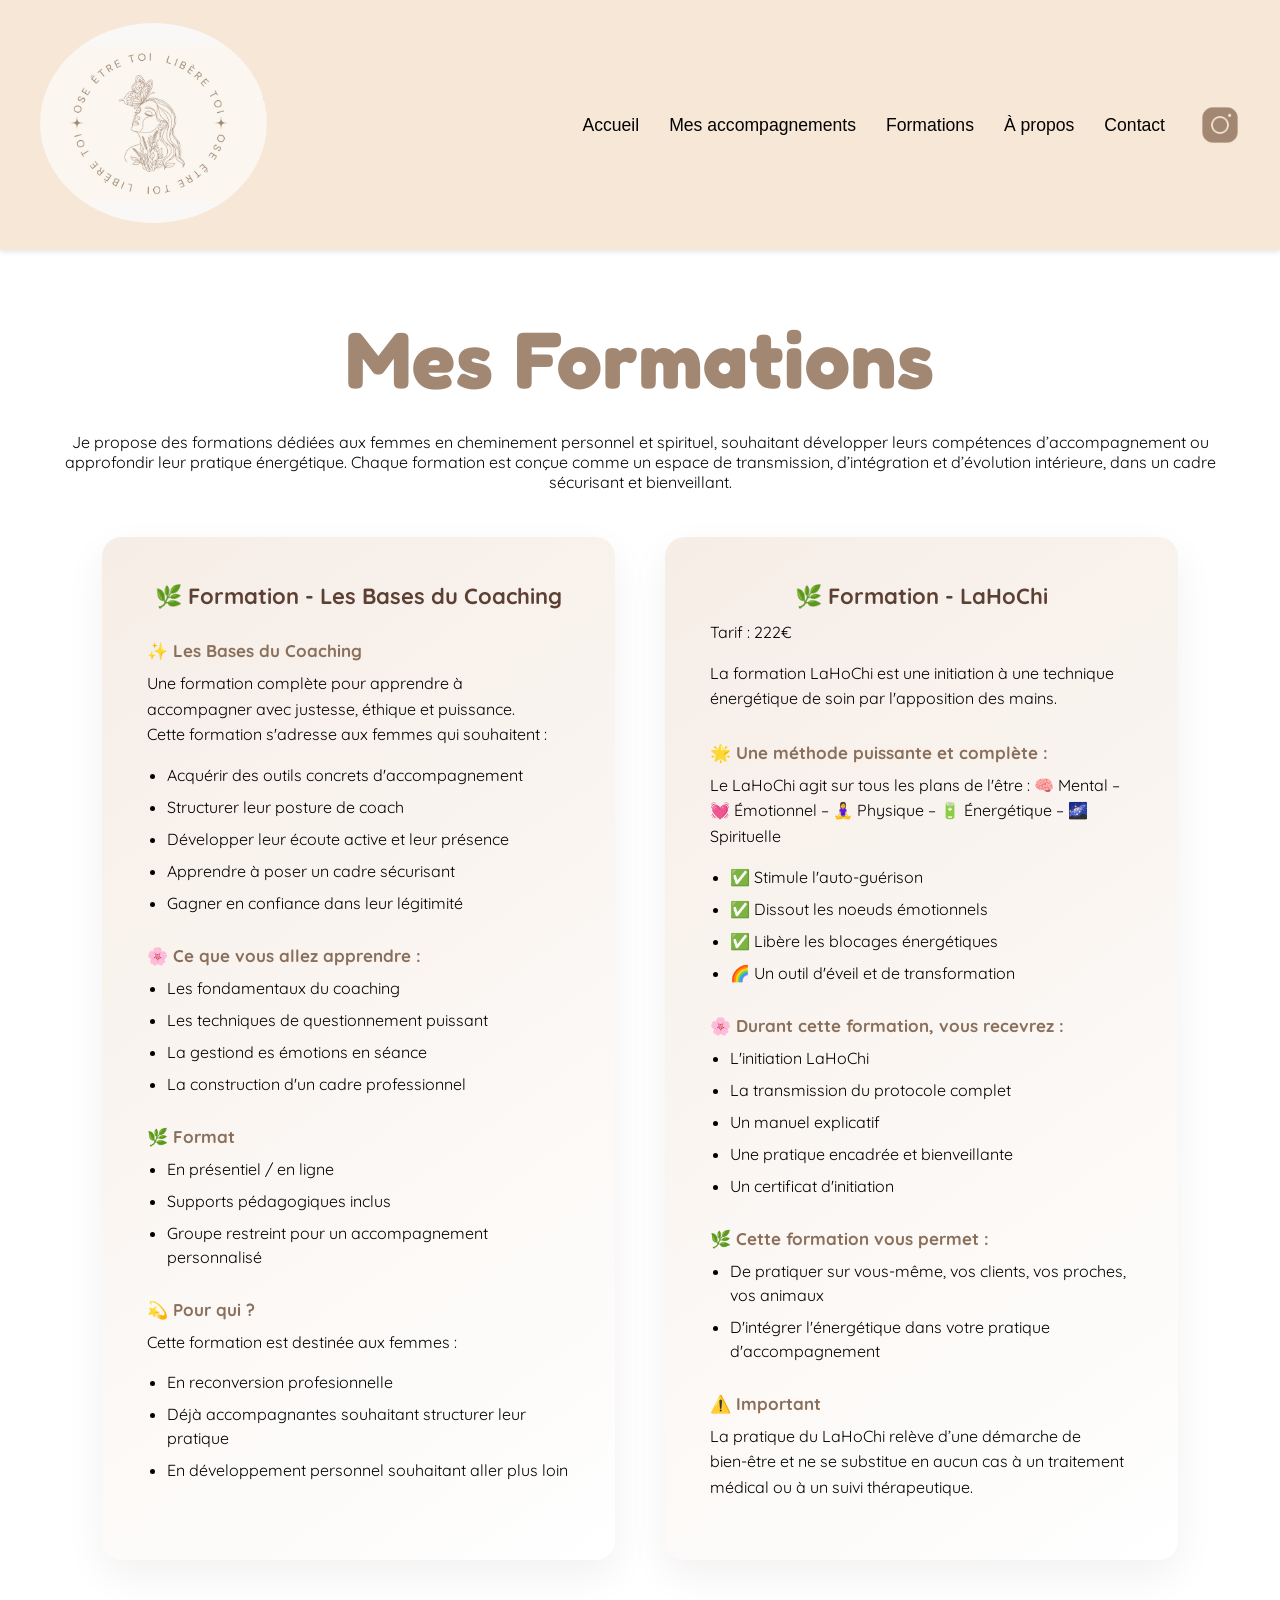
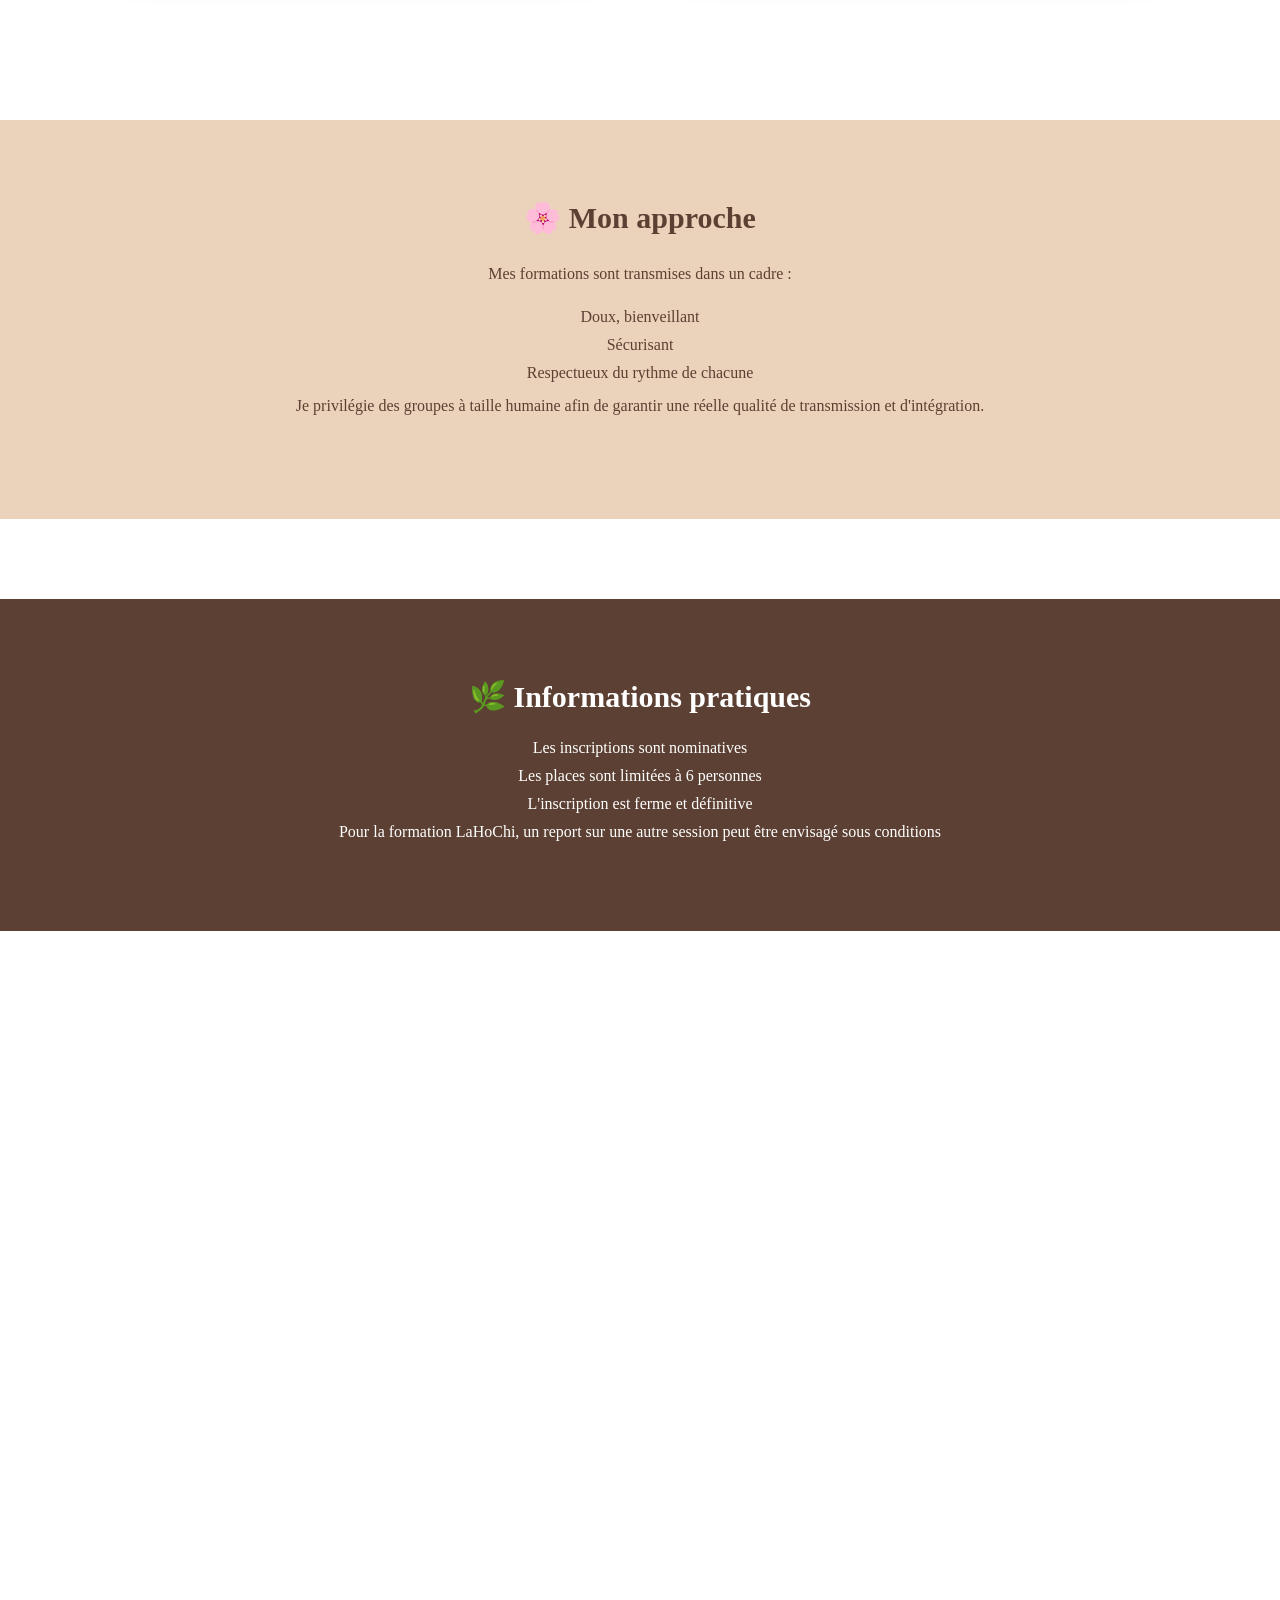
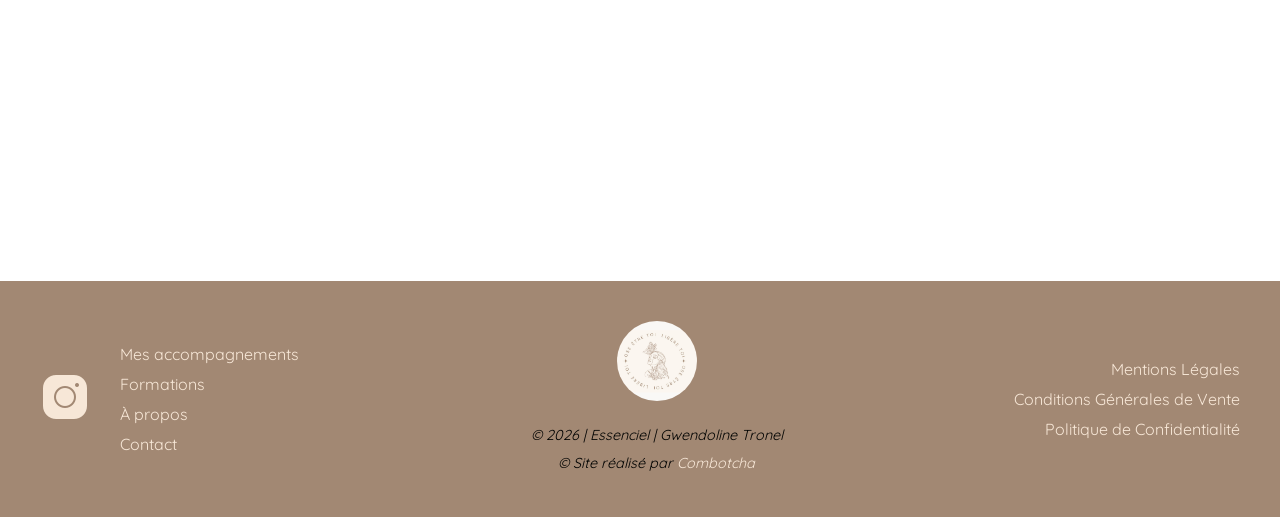
<file: formations/index.html>
<!DOCTYPE html>
<html lang="fr">
<head>
    <meta charset="UTF-8">
    <meta name="viewport" content="width=device-width, initial-scale=1.0">
    <title>Mes accompagnements - Essenciel Thérapie</title>

    <link rel="icon" type="image/png" sizes="32x32" href="../assets/images/logobrown.png">
    <link rel="shortcut icon" href="../assets/images/logobrown.png">
    <script type="application/ld+json">
    {
    "@context": "https://schema.org",
    "@type": "Organization",
    "url": "https://www.essenciel-therapie.fr",
    "logo": "https://www.essenciel-therapie.fr/assets/images/logobrown.png"
    }
    </script>
    
    <link rel="stylesheet" href="../assets/css/style.css">
    <link rel="stylesheet" href="../assets/css/pages.css">
</head>

<body>

    <header>
        <div class="container-header">
            <div class="logo">
                <a href="../index.html">
                    <img src="../assets/images/new_logo.jpeg" alt="Logo Essenciel">
                </a>
            </div>

            <!--Menu Burger-->
            <div class="burger">
                <span></span>
                <span></span>
                <span></span>
            </div>

            <!--Menu normal-->
            <nav class="nav-links">
                <ul>
                    <li><a href="../index.html">Accueil</a></li>
                    <li><a href="../accompagnements/index.html">Mes accompagnements</a></li>
                    <li><a href="index.html">Formations</a></li>
                    <li><a href="../apropos/index.html">À propos</a></li>
                    <li><a href="../contact/index.html">Contact</a></li>
                    <li>
                        <a href="https://www.instagram.com/essenciel.fr/" target="_blank">
                            <img src="../assets/icones/insta_header.png" alt="Instagram">
                        </a>
                    </li>
                </ul>
            </nav>
        </div>
    </header>

    <main>

        <h1>ESSENCIEL THÉRAPIE MES FORMATIONS</h1>
        <h2 class="titre-page-intro">Mes Formations</h2>
        <p class="intro-formations">
            Je propose des formations dédiées aux femmes en cheminement personnel et spirituel, souhaitant développer leurs compétences d’accompagnement ou approfondir leur pratique énergétique.
            Chaque formation est conçue comme un espace de transmission, d’intégration et d’évolution intérieure, dans un cadre sécurisant et bienveillant.
        </p>

        <section class="formations-section">
            <div class="formations-grid">

                <div class="formation-card animate-block">
                    <h3>🌿 Formation - Les Bases du Coaching</h3>
                    <h4>✨ Les Bases du Coaching</h4>
                    <p>
                        Une formation complète pour apprendre à accompagner avec justesse, éthique et puissance. <br>
                        Cette formation s'adresse aux femmes qui souhaitent : <br>
                    </p>
                        <ul>
                            <li>Acquérir des outils concrets d'accompagnement</li>
                            <li>Structurer leur posture de coach</li>
                            <li>Développer leur écoute active et leur présence</li>
                            <li>Apprendre à poser un cadre sécurisant</li>
                            <li>Gagner en confiance dans leur légitimité</li>
                        </ul>
                    <h4>🌸 Ce que vous allez apprendre : <br></h4>
                    <ul>
                        <li>Les fondamentaux du coaching</li>
                        <li>Les techniques de questionnement puissant</li>
                        <li>La gestiond es émotions en séance</li>
                        <li>La construction d'un cadre professionnel</li>
                    </ul>
                    <h4>🌿 Format <br></h4>
                    <ul>
                        <li>En présentiel / en ligne</li>
                        <li>Supports pédagogiques inclus</li>
                        <li>Groupe restreint pour un accompagnement personnalisé</li>
                    </ul>
                    <h4>💫 Pour qui ? <br></h4>
                    <p>Cette formation est destinée aux femmes : <br></p>
                    <ul>
                        <li>En reconversion profesionnelle</li>
                        <li>Déjà accompagnantes souhaitant structurer leur pratique</li>
                        <li>En développement personnel souhaitant aller plus loin</li>
                    </ul>
                </div>

                <div class="formation-card animate-block">
                    <h3>🌿 Formation - LaHoChi</h3>
                    <p>Tarif : 222€</p>
                    <p>
                        La formation LaHoChi est une initiation à une technique énergétique de soin par l'apposition des mains.
                    </p>
                    <h4>🌟 Une méthode puissante et complète :<br></h4>
                    <p>Le LaHoChi agit sur tous les plans de l'être : 🧠 Mental – 💓 Émotionnel – 🧘‍♀️ Physique – 🔋 Énergétique – 🌌 Spirituelle <br></p>
                    <ul>
                        <li>✅ Stimule l'auto-guérison</li>
                        <li>✅ Dissout les noeuds émotionnels</li>
                        <li>✅ Libère les blocages énergétiques</li>
                        <li>🌈 Un outil d'éveil et de transformation</li>
                    </ul>
                    <h4>🌸 Durant cette formation, vous recevrez :<br></h4>
                    <ul>
                        <li>L'initiation LaHoChi</li>
                        <li>La transmission du protocole complet</li>
                        <li>Un manuel explicatif</li>
                        <li>Une pratique encadrée et bienveillante</li>
                        <li>Un certificat d'initiation</li>
                    </ul>
                    <h4>🌿 Cette formation vous permet :<br></h4>
                    <ul>
                        <li>De pratiquer sur vous-même, vos clients, vos proches, vos animaux</li>
                        <li>D'intégrer l'énergétique dans votre pratique d'accompagnement</li>
                    </ul>
                    <h4>⚠️ Important</h4>
                    <p>La pratique du LaHoChi relève d’une démarche de bien-être et ne se substitue en aucun cas à un traitement médical ou à un suivi thérapeutique.</p>
                </div>

            </div>
        </section>

        <section class="bandeau animate-block">
            <div class="bandeau-content">
                <h2>🌸 Mon approche</h2>
                <p>Mes formations sont transmises dans un cadre : <br></p>
                <ul>
                    <li>Doux, bienveillant</li>
                    <li>Sécurisant</li>
                    <li>Respectueux du rythme de chacune</li>
                </ul>
                <p>Je privilégie des groupes à taille humaine afin de garantir une réelle qualité de transmission et d'intégration.</p>
            </div>
        </section>

        <section class="bandeau animate-block">
            <div class="bandeau-content">
                <h2>🌿 Informations pratiques</h2>
                <ul>
                    <li>Les inscriptions sont nominatives</li>
                    <li>Les places sont limitées à 6 personnes</li>
                    <li>L'inscription est ferme et définitive</li>
                    <li>Pour la formation LaHoChi, un report sur une autre session peut être envisagé sous conditions</li>
                </ul>
            </div>
        </section>

        <section class="bandeau animate-block">
            <div class="bandeau-content">
                <h2>🌸 Foire aux questions (FAQ)</h2>
                <ul>
                    <li>
                        <strong>Faut-il avoir de l'expérience préalable ?</strong> <br>
                        Non, les formations sont accessibles aux débutantes motivées.
                    </li>
                    <li>
                        <strong>Reçoit-on un certificat ?</strong> <br>
                        Oui, un certificat est remis pour la formation LaHoChi.
                    </li>
                    <li>
                        <strong>Peut-on payer en plusieurs fois ?</strong> <br>
                        Oui, des facilités de paiement peuvent être proposées selon les sessions jusqu'à 5 échéances.
                    </li>
                </ul>
            </div>
        </section>

        <section class="bandeau animate-block">
            <div class="bandeau-content">
                <h2>🌿 Appel à l’action</h2>
                <p>
                    ✨ Si vous ressentez l’appel d’approfondir vos compétences ou de développer votre pratique énergétique, je vous invite à rejoindre l’une des prochaines sessions.
                </p>
                <div class="btn-container">
                    <a href="../contact/index.html" class="btn-action animate-btn">Contactez-moi</a>
                    <a href="https://www.resalib.fr/praticien/60378-tronel-gwendoline-essenciel-coach-en-bien-etre-saint-brieuc#reviews" class="btn-action animate-btn">Prendre rendez-vous</a>
                    <a href="https://www.instagram.com/essenciel.fr/" class="btn-action animate-btn">Restez au courant des prochaines sessions</a>
                </div>
            </div>
        </section>

    </main>

    <footer class="site-footer">
        <div class="footer-container">

            <div class="footer-col footer-left">
                <a href="https://www.instagram.com/essenciel.fr/" target="_blank">
                    <img src="../assets/icones/insta_footer.png" alt="Instagram">
                </a>
                <ul class="footer-links">
                    <li><a href="../accompagnements/index.html">Mes accompagnements</a></li>
                    <li><a href="index.html">Formations</a></li>
                    <li><a href="../apropos/index.html">À propos</a></li>
                    <li><a href="../contact/index.html">Contact</a></li>
                </ul>
            </div>

            <div class="footer-col footer-center">
                <a href="../index.html">
                    <img src="../assets/images/new_logo.jpeg" alt="Logo Essenciel">
                </a>
                <p>&copy; 2026 | Essenciel | Gwendoline Tronel</p>
                <p>&copy; Site réalisé par <a href="https://www.combotcha.com/fr/" target="_blank">Combotcha</a></p>
            </div>

            <div class="footer-col footer-right">
                <ul class="footer-links">
                    <li><a href="../mentionslegales/index.html">Mentions Légales</a></li>
                    <li><a href="../cgv/index.html">Conditions Générales de Vente</a></li>
                    <li><a href="../confidentialite/index.html">Politique de Confidentialité</a></li>
                </ul>
            </div>
        </div>
    </footer>

<script src="../assets/js/burger.js"></script>
<script src="../assets/js/pages.js"></script>

</body>
</html>
</file>
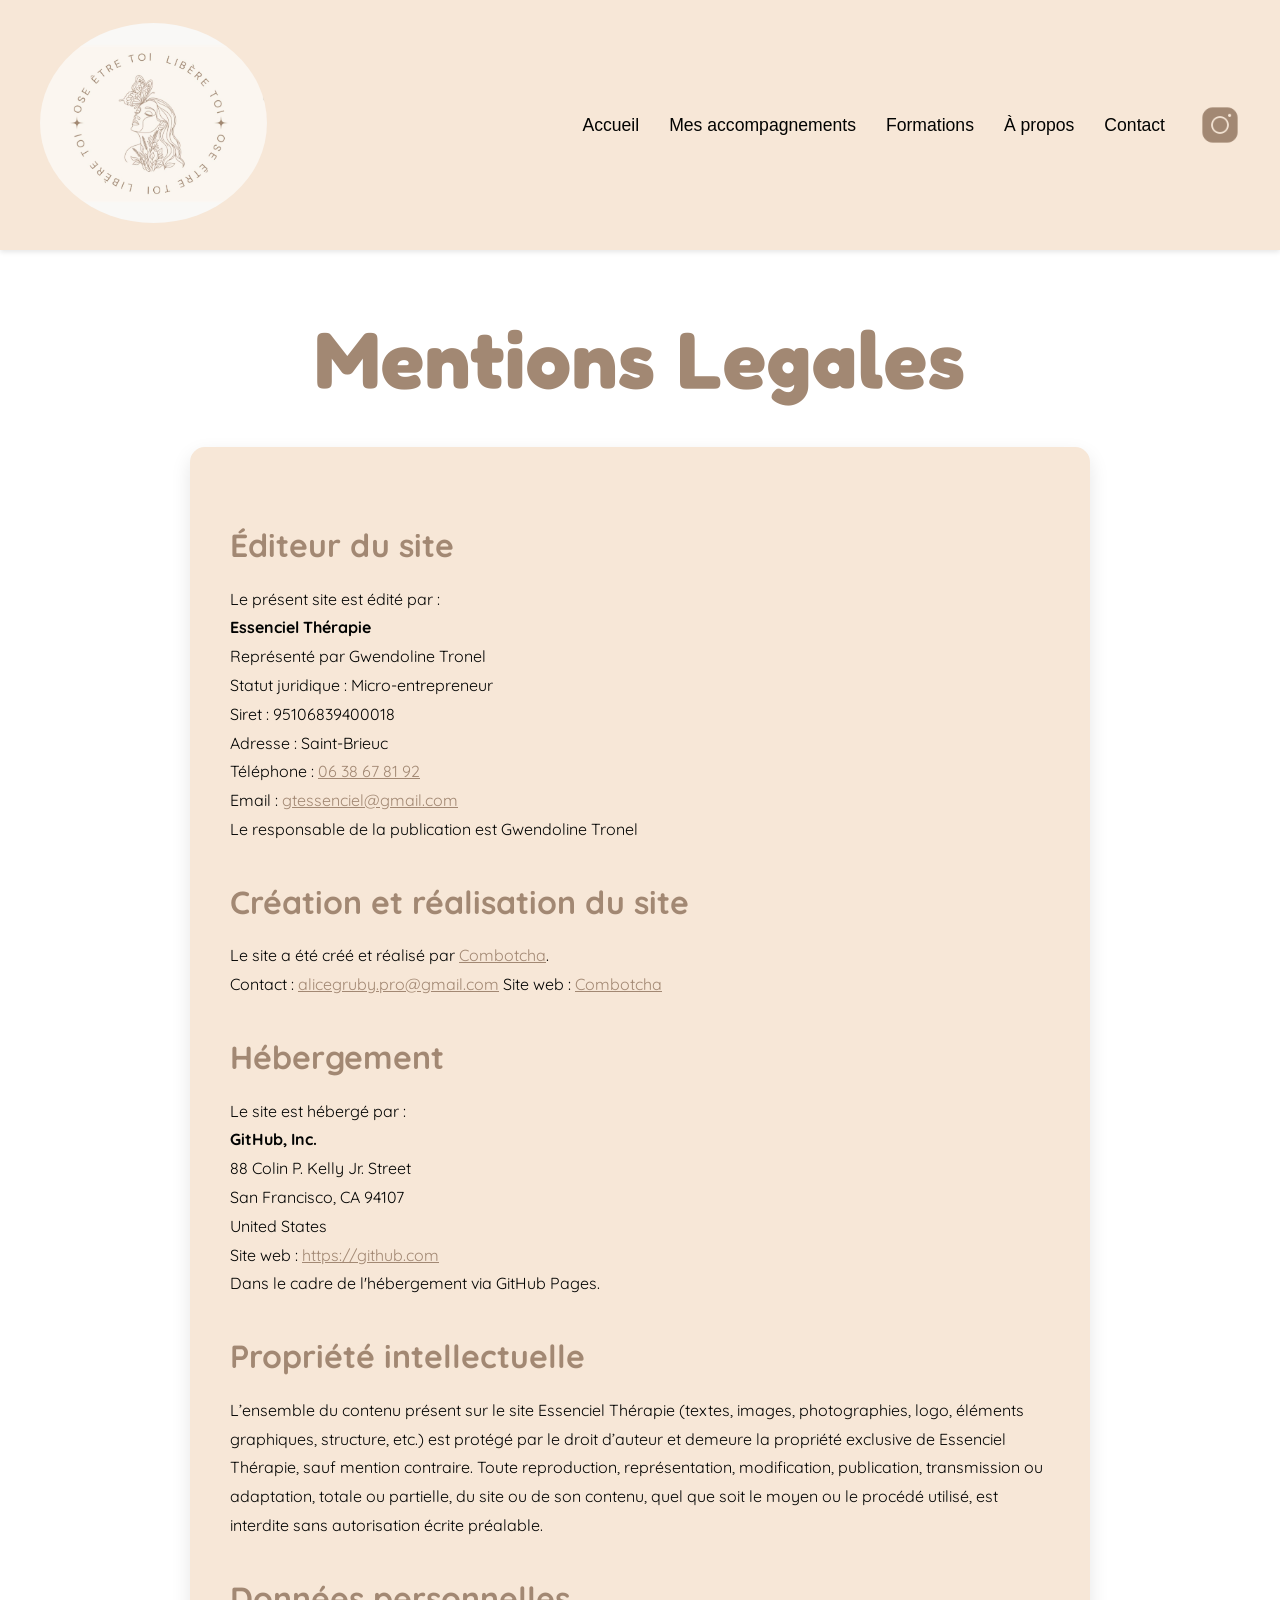
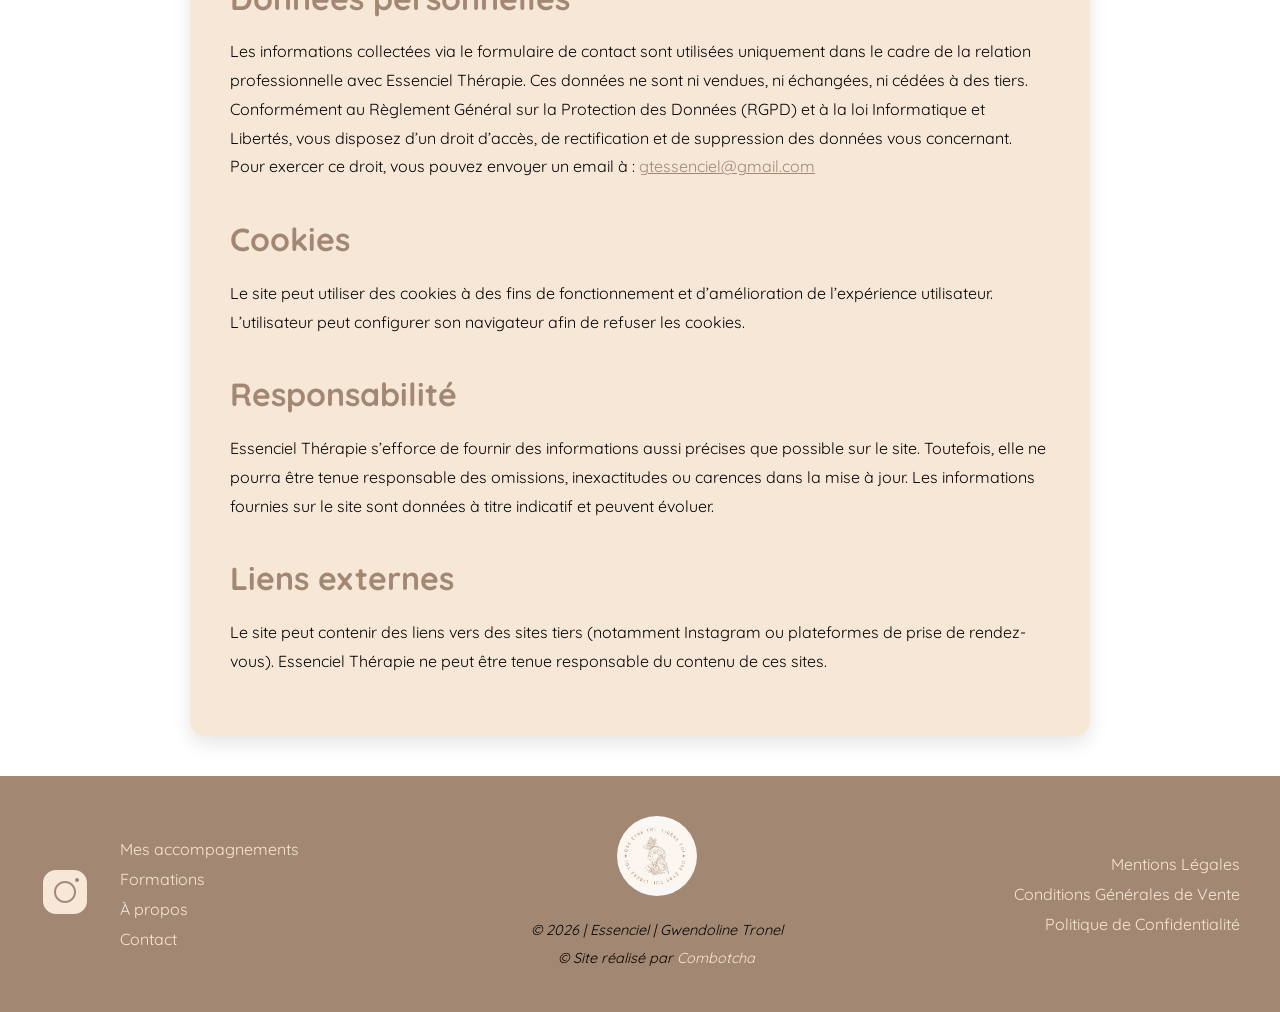
<file: mentionslegales/index.html>
<!DOCTYPE html>
<html lang="fr">
<head>
    <meta charset="UTF-8">
    <meta name="viewport" content="width=device-width, initial-scale=1.0">
    <title>Mentions Légales - Essenciel Thérapie</title>
    
    <link rel="icon" type="image/png" sizes="32x32" href="../assets/images/logobrown.png">
    <link rel="shortcut icon" href="../assets/images/logobrown.png">
    <script type="application/ld+json">
    {
    "@context": "https://schema.org",
    "@type": "Organization",
    "url": "https://www.essenciel-therapie.fr",
    "logo": "https://www.essenciel-therapie.fr/assets/images/logobrown.png"
    }
    </script>

    <link rel="stylesheet" href="../assets/css/style.css">
    <link rel="stylesheet" href="../assets/css/pages.css">
</head>
<body>

    <header>
        <div class="container-header">
            <div class="logo">
                <a href="../index.html">
                    <img src="../assets/images/new_logo.jpeg" alt="Logo Essenciel">
                </a>
            </div>

            <!--Menu Burger-->
            <div class="burger">
                <span></span>
                <span></span>
                <span></span>
            </div>

            <!--Menu normal-->
            <nav class="nav-links">
                <ul>
                    <li><a href="../index.html">Accueil</a></li>
                    <li><a href="../accompagnements/index.html">Mes accompagnements</a></li>
                    <li><a href="../formations/index.html">Formations</a></li>
                    <li><a href="../apropos/index.html">À propos</a></li>
                    <li><a href="../contact/index.html">Contact</a></li>
                    <li>
                        <a href="https://www.instagram.com/essenciel.fr/" target="_blank">
                            <img src="../assets/icones/insta_header.png" alt="Instagram">
                        </a>
                    </li>
                </ul>
            </nav>
        </div>
    </header>

    <main>
        <h1>ESSENCIEL THÉRAPIE Mentions Légales</h1>

        <h2 class="titre-page">Mentions Legales</h2>
        <div class="mentionslegales">
            <h3>Éditeur du site</h3>
            <p>
                Le présent site est édité par : <br>
                <strong>Essenciel Thérapie</strong><br>
                Représenté par Gwendoline Tronel <br>
                Statut juridique : Micro-entrepreneur <br>
                Siret : 95106839400018 <br>
                Adresse : Saint-Brieuc <br>
                Téléphone : <a href="tel:+33638678192">06 38 67 81 92</a> <br>
                Email : <a href="mailto:gtessenciel@gmail.com">gtessenciel@gmail.com</a> <br>
                Le responsable de la publication est Gwendoline Tronel
            </p>

            <h3>Création et réalisation du site</h3>
            <p>
                Le site a été créé et réalisé par <a href="https://www.combotcha.com/fr/" target="_blank">Combotcha</a>. <br>
                Contact : <a href="mailto:alicegruby.pro@gmail.com">alicegruby.pro@gmail.com</a>
                Site web : <a href="https://www.combotcha.com/fr/" target="_blank">Combotcha</a>
            </p>

            <h3>Hébergement</h3>
            <p>
                Le site est hébergé par : <br>
                <strong>GitHub, Inc.</strong><br>
                88 Colin P. Kelly Jr. Street <br>
                San Francisco, CA 94107 <br>
                United States <br>
                Site web : <a href="https://github.com" target="_blank">https://github.com</a> <br>
                Dans le cadre de l'hébergement via GitHub Pages.
            </p>

            <h3>Propriété intellectuelle</h3>
            <p>
                L’ensemble du contenu présent sur le site Essenciel Thérapie (textes, images, photographies, logo, éléments graphiques, structure, etc.) est protégé par le droit d’auteur et demeure la propriété exclusive de Essenciel Thérapie, sauf mention contraire.
                Toute reproduction, représentation, modification, publication, transmission ou adaptation, totale ou partielle, du site ou de son contenu, quel que soit le moyen ou le procédé utilisé, est interdite sans autorisation écrite préalable.
            </p>

            <h3>Données personnelles</h3>
            <p>
                Les informations collectées via le formulaire de contact sont utilisées uniquement dans le cadre de la relation professionnelle avec Essenciel Thérapie.
                Ces données ne sont ni vendues, ni échangées, ni cédées à des tiers.
                Conformément au Règlement Général sur la Protection des Données (RGPD) et à la loi Informatique et Libertés, vous disposez d’un droit d’accès, de rectification et de suppression des données vous concernant.
                Pour exercer ce droit, vous pouvez envoyer un email à :
                <a href="mailto:gtessenciel@gmail.com">gtessenciel@gmail.com</a>
            </p>

            <h3>Cookies</h3>
            <p>
                Le site peut utiliser des cookies à des fins de fonctionnement et d’amélioration de l’expérience utilisateur.
                L’utilisateur peut configurer son navigateur afin de refuser les cookies.
            </p>

            <h3>Responsabilité</h3>
            <p>
                Essenciel Thérapie s’efforce de fournir des informations aussi précises que possible sur le site. Toutefois, elle ne pourra être tenue responsable des omissions, inexactitudes ou carences dans la mise à jour.
                Les informations fournies sur le site sont données à titre indicatif et peuvent évoluer.
            </p>

            <h3>Liens externes</h3>
            <p>
                Le site peut contenir des liens vers des sites tiers (notamment Instagram ou plateformes de prise de rendez-vous). Essenciel Thérapie ne peut être tenue responsable du contenu de ces sites.
            </p>
        </div>
        

    </main>

    <footer class="site-footer">
        <div class="footer-container">

            <div class="footer-col footer-left">
                <a href="https://www.instagram.com/essenciel.fr/" target="_blank">
                    <img src="../assets/icones/insta_footer.png" alt="Instagram">
                </a>
                <ul class="footer-links">
                    <li><a href="../accompagnements/index.html">Mes accompagnements</a></li>
                    <li><a href="../formations/index.html">Formations</a></li>
                    <li><a href="../apropos/index.html">À propos</a></li>
                    <li><a href="../contact/index.html">Contact</a></li>
                </ul>
            </div>

            <div class="footer-col footer-center">
                <a href="../index.html">
                    <img src="../assets/images/new_logo.jpeg" alt="Logo Essenciel">
                </a>
                <p>&copy; 2026 | Essenciel | Gwendoline Tronel</p>
                <p>&copy; Site réalisé par <a href="https://www.combotcha.com/fr/" target="_blank">Combotcha</a></p>
            </div>

            <div class="footer-col footer-right">
                <ul class="footer-links">
                    <li><a href="index.html">Mentions Légales</a></li>
                    <li><a href="../cgv/index.html">Conditions Générales de Vente</a></li>
                    <li><a href="../confidentialite/index.html">Politique de Confidentialité</a></li>
                </ul>
            </div>
        </div>
    </footer>

</body>

<script src="../assets/js/pages.js"></script>
<script src="../assets/js/burger.js"></script>
</html>
</file>
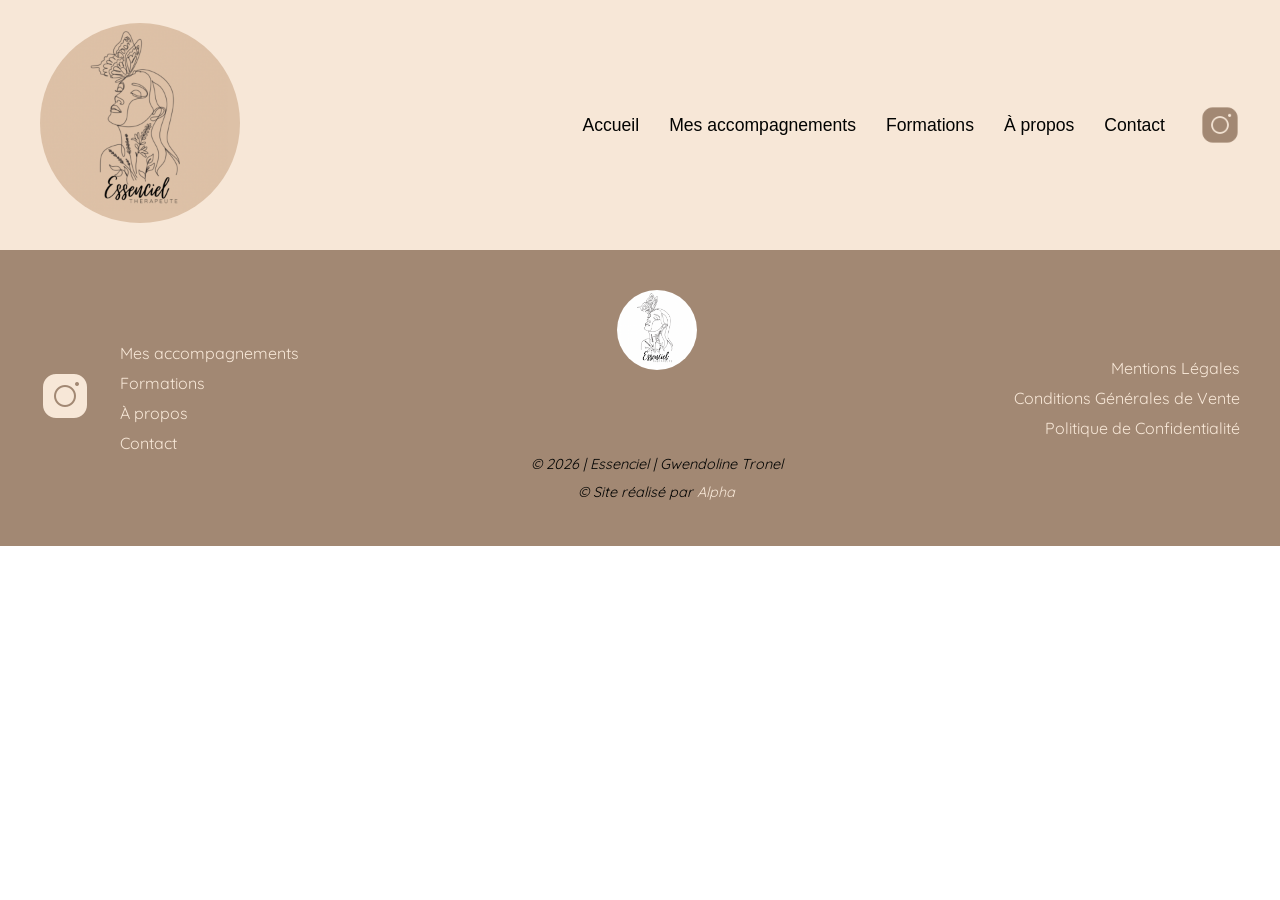
<file: accompagnements.html>
<!DOCTYPE html>
<html lang="fr">
<head>
    <meta charset="UTF-8">
    <meta name="viewport" content="width=device-width, initial-scale=1.0">
    <title>Mes accompagnements - Essenciel Thérapie</title>
    <link rel="stylesheet" href="assets/css/style.css">
    <link rel="stylesheet" href="assets/css/pages.css">
</head>
<body>

    <header>
        <div class="container-header">
            <div class="logo">
                <a href="index.html">
                    <img src="assets/images/logobrown.png" alt="Logo Essenciel">
                </a>
            </div>

            <!--Menu Burger-->
            <div class="burger">
                <span></span>
                <span></span>
                <span></span>
            </div>

            <!--Menu normal-->
            <nav class="nav-links">
                <ul>
                    <li><a href="index.html">Accueil</a></li>
                    <li><a href="accompagnements.html">Mes accompagnements</a></li>
                    <li><a href="formations.html">Formations</a></li>
                    <li><a href="apropos.html">À propos</a></li>
                    <li><a href="contact.html">Contact</a></li>
                    <li>
                        <a href="https://www.instagram.com/essenciel.fr/" target="_blank">
                            <img src="assets/icones/insta_header.png" alt="Instagram">
                        </a>
                    </li>
                </ul>
            </nav>
        </div>
    </header>

    <main>
        <h1>ESSENCIEL THÉRAPIE MES ACCOMPAGNEMENTS</h1>

        

    </main>

    <footer class="site-footer">
        <div class="footer-container">

            <div class="footer-col footer-left">
                <a href="https://www.instagram.com/essenciel.fr/" target="_blank">
                    <img src="assets/icones/insta_footer.png" alt="Instagram">
                </a>
                <ul class="footer-links">
                    <li><a href="accompagnements.html">Mes accompagnements</a></li>
                    <li><a href="formations.html">Formations</a></li>
                    <li><a href="apropos.html">À propos</a></li>
                    <li><a href="contact.html">Contact</a></li>
                </ul>
            </div>

            <div class="footer-col footer-center">
                <a href="index.html">
                    <img src="assets/images/logowhite.png" alt="Logo Essenciel" class="footer-logo">
                </a>
                <p>&copy; 2026 | Essenciel | Gwendoline Tronel</p>
                <p>&copy; Site réalisé par <a href="https://www.alpha-portfolio.fr" target="_blank">Alpha</a></p>
            </div>

            <div class="footer-col footer-right">
                <ul class="footer-links">
                    <li><a href="mentionslegales.html">Mentions Légales</a></li>
                    <li><a href="cgv.html">Conditions Générales de Vente</a></li>
                    <li><a href="confidentialite.html">Politique de Confidentialité</a></li>
                </ul>
            </div>
        </div>
    </footer>

</body>

<script src="assets/js/pages.js"></script>
<script src="assets/js/burger.js"></script>
</html>
</file>
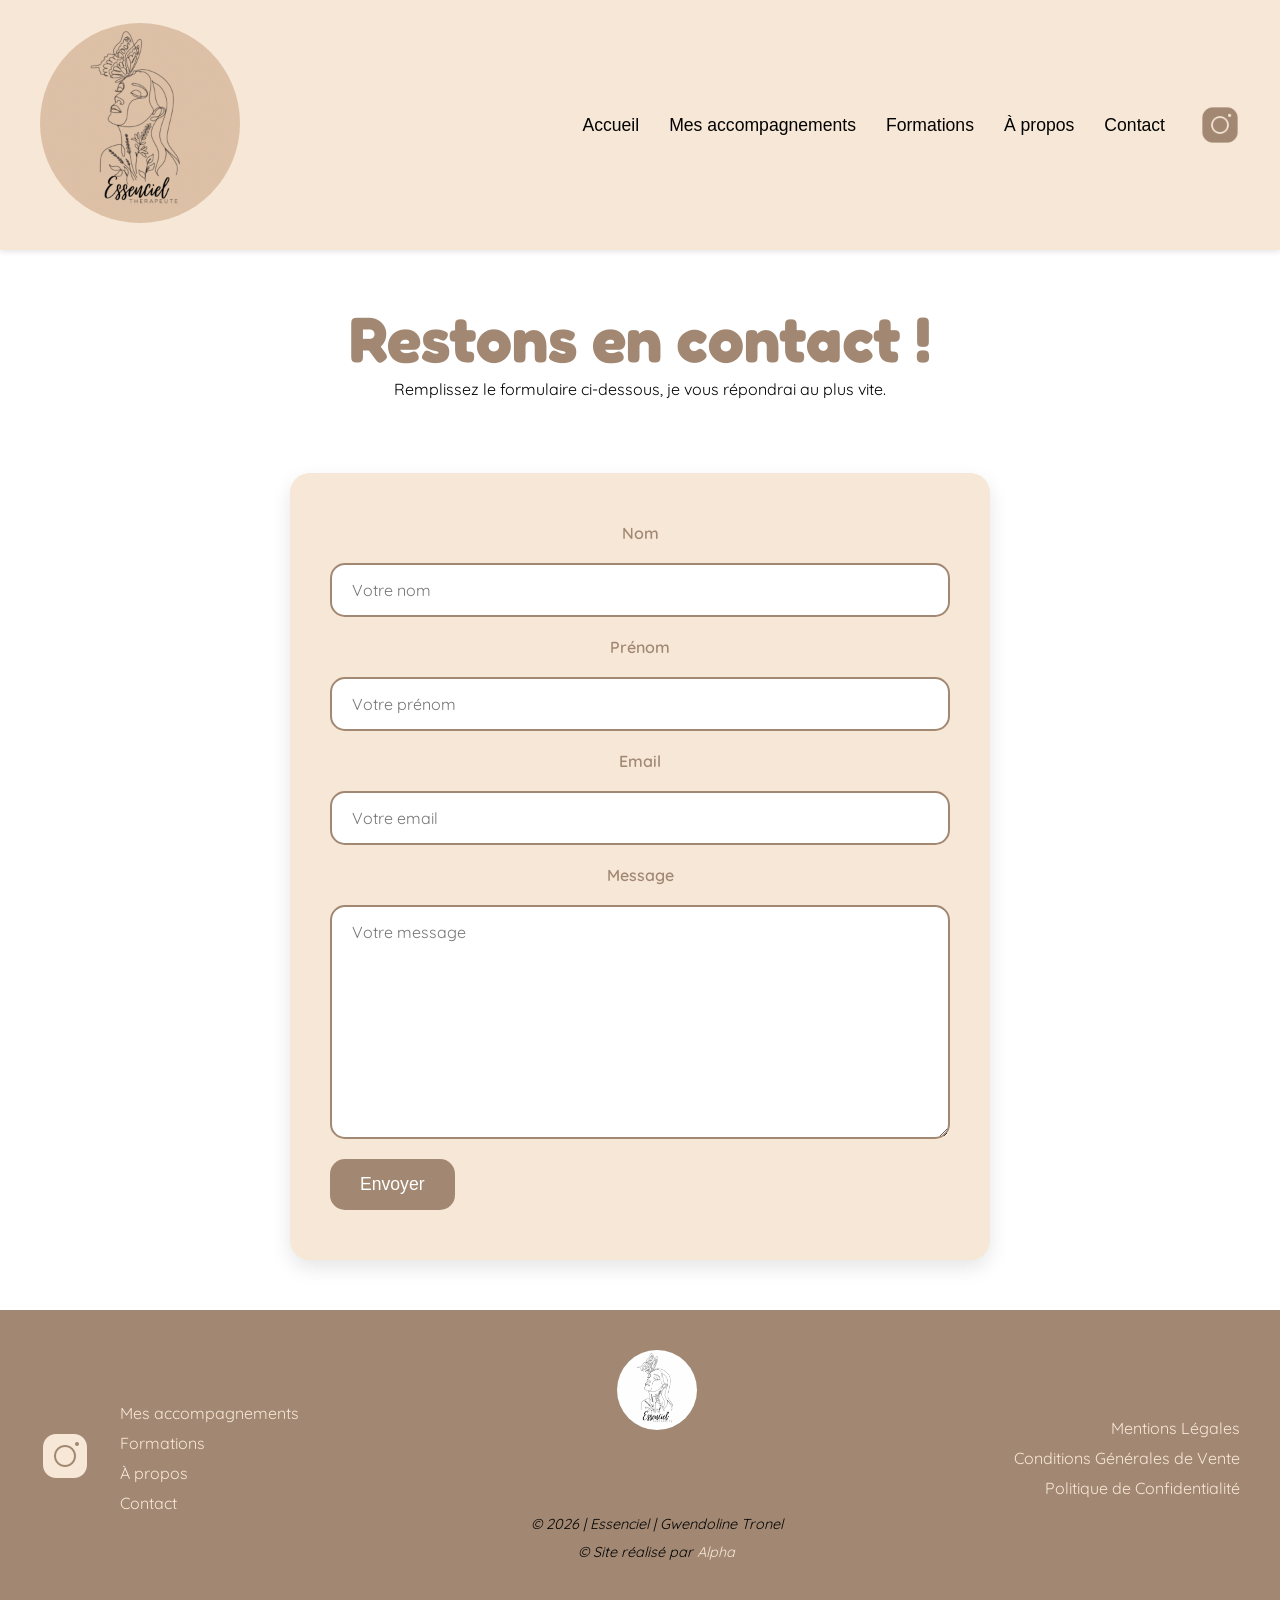
<file: contact.html>
<!DOCTYPE html>
<html lang="fr">
<head>
    <meta charset="UTF-8">
    <meta name="viewport" content="width=device-width, initial-scale=1.0">
    <title>Contact - Essenciel Thérapie</title>
    <link rel="stylesheet" href="assets/css/style.css">
    <link rel="stylesheet" href="assets/css/pages.css">
</head>
<body>

    <header>
        <div class="container-header">
            <div class="logo">
                <a href="index.html">
                    <img src="assets/images/logobrown.png" alt="Logo Essenciel">
                </a>
            </div>

            <!--Menu Burger-->
            <div class="burger">
                <span></span>
                <span></span>
                <span></span>
            </div>

            <!--Menu normal-->
            <nav class="nav-links">
                <ul>
                    <li><a href="index.html">Accueil</a></li>
                    <li><a href="accompagnements.html">Mes accompagnements</a></li>
                    <li><a href="formations.html">Formations</a></li>
                    <li><a href="apropos.html">À propos</a></li>
                    <li><a href="contact.html">Contact</a></li>
                    <li>
                        <a href="https://www.instagram.com/essenciel.fr/" target="_blank">
                            <img src="assets/icones/insta_header.png" alt="Instagram">
                        </a>
                    </li>
                </ul>
            </nav>
        </div>
    </header>

    <main>
        <h1>ESSENCIEL THÉRAPIE CONTACT</h1>

        <section class="contact-container">
            <div class="text-contact">
                <h2>Restons en contact !</h2>
                <p>Remplissez le formulaire ci-dessous, je vous répondrai au plus vite.</p>

                <div id="form-message" class="form-message"></div>
                <form 
                    class="contact-form" 
                    action="https://formspree.io/f/YOUR_FORM_ID" 
                    method="POST">

                    <label for="surname">Nom</label>
                    <input type="text" id="surname" name="surname" required placeholder="Votre nom">

                    <label for="name">Prénom</label>
                    <input type="text" id="name" name="name" required placeholder="Votre prénom">

                    <label for="email">Email</label>
                    <input type="email" id="email" name="_replyto" required placeholder="Votre email">

                    <label for="message">Message</label>
                    <textarea id="message" name="message" rows="10" required placeholder="Votre message"></textarea>

                    <button type="submit" class="btn">Envoyer</button>
                </form>
            </div>
        </section>

    </main>

    <footer class="site-footer">
        <div class="footer-container">

            <div class="footer-col footer-left">
                <a href="https://www.instagram.com/essenciel.fr/" target="_blank">
                    <img src="assets/icones/insta_footer.png" alt="Instagram">
                </a>
                <ul class="footer-links">
                    <li><a href="accompagnements.html">Mes accompagnements</a></li>
                    <li><a href="formations.html">Formations</a></li>
                    <li><a href="apropos.html">À propos</a></li>
                    <li><a href="contact.html">Contact</a></li>
                </ul>
            </div>

            <div class="footer-col footer-center">
                <a href="index.html">
                    <img src="assets/images/logowhite.png" alt="Logo Essenciel" class="footer-logo">
                </a>
                <p>&copy; 2026 | Essenciel | Gwendoline Tronel</p>
                <p>&copy; Site réalisé par <a href="https://www.alpha-portfolio.fr" target="_blank">Alpha</a></p>
            </div>

            <div class="footer-col footer-right">
                <ul class="footer-links">
                    <li><a href="mentionslegales.html">Mentions Légales</a></li>
                    <li><a href="cgv.html">Conditions Générales de Vente</a></li>
                    <li><a href="confidentialite.html">Politique de Confidentialité</a></li>
                </ul>
            </div>
        </div>
    </footer>

</body>

<script src="assets/js/burger.js"></script>
</html>
</file>
<file: assets/css/style.css>
/* RESET */
* {
    margin: 0;
    padding: 0;
    box-sizing: border-box;
}

body {
    background-color: #FFFFFF;
}

h1 {
    display: none;
}

/* FONTS */
@font-face {
    font-family: 'Virtual';
    src: url('../fonts/virtual-regular.ttf') format('truetype');
    font-display: swap;
}

@font-face {
    font-family: 'Fredoka';
    src: url('../fonts/Fredoka.ttf') format('truetype');
    font-display: swap;
}

@font-face {
    font-family: 'Quicksand';
    src: url('../fonts/Quicksand/Quicksand-VariableFont_wght.ttf') format('truetype');
    font-display: swap;
}

/* LOADER */
#loader {
  position: fixed;
  top: 0;
  left: 0;
  width: 100%;
  height: 100%;
  background: rgba(255,255,255,0.95); /* fond blanc semi-transparent */
  display: flex;
  justify-content: center;
  align-items: center;
  z-index: 9999;
  overflow: hidden;
}

/* Logo rebondissant */
#loader-logo {
  width: 150px;
  border-radius: 60%;
  animation: bounce 1.2s infinite;
}

/* Keyframes pour le rebond */
@keyframes bounce {
  0%, 100% { transform: translateY(0); }
  50% { transform: translateY(-20px); }
}

/* Explosion style soleil */
.loader-explode {
  position: absolute;
  width: 100px;
  height: 100px;
  border-radius: 50%;
  background: radial-gradient(circle, #FFD700, rgba(255,215,0,0));
  animation: explode 2s forwards;
}

@keyframes explode {
  0% { transform: scale(0); opacity: 1; }
  100% { transform: scale(6); opacity: 0; }
}

/* HEADER */
.container-header {
    display: flex;
    justify-content: space-between;
    align-items: center;
    padding: 20px 40px;
    background-color: #F7E7D7;
    box-shadow: 0 2px 5px rgba(0,0,0,0.1);
    height: 250px;
}

.logo img {
    height: 200px;
    border-radius: 60%;
}

.logo a {
    cursor: pointer;
}

.nav-links ul li a {
    display: flex;        /* pour aligner texte + icône */
    align-items: center;  /* centre le texte et l'icône verticalement */
    height: 100%;
}

.nav-links ul {
    display: flex;
    list-style: none;
    align-items: center;
    gap: 30px;
    margin: 0;
    padding: 0;
}

.nav-links a {
    text-decoration: none;
    color: #020302;
    font-family: 'Quicksans', sans-serif;
    font-size: 1.1rem;
    font-weight: 500;
    transition: color 0.3s;
    transition: background-color 0.5s ease, color 0.5s ease, transform 0.3s cubic-bezier(0.34, 1.56, 0.64, 1);
}

.nav-links a:hover {
    color: #A28873;
    transform: scale(1.05);
}

.nav-links ul li a img {
    width: 40px;       /* taille de l'icône */
    height: 40px;      /* même hauteur pour que ce soit carré */
    vertical-align: middle; /* aligne avec le texte si besoin */
    margin-left: 5px;  /* espace si nécessaire */
    transition: transform 0.3s;
}

.nav-links ul li a img:hover {
    transform: scale(1.05);; /* petit effet hover sympa */
}

/* Menu Burger */
.burger {
  display: none; /* caché sur desktop */
  flex-direction: column;
  cursor: pointer;
  gap: 5px;
}

.burger span {
  display: block;
  width: 25px;
  height: 3px;
  background-color: #A28873;
  border-radius: 2px;
  transition: all 0.3s ease;
}

.burger.toggle span:nth-child(1) {
  transform: rotate(45deg) translate(5px, 5px);
}

.burger.toggle span:nth-child(2) {
  opacity: 0;
}

.burger.toggle span:nth-child(3) {
  transform: rotate(-45deg) translate(5px, -5px);
}

/* Menu Burger - Media Query */
@media (max-width: 1024px) {
.container-header {
    position: relative;
    z-index: 1000;
}

.burger {
    display: flex;
    position: absolute;
    right: 30px;   /* ← distance exacte */
    top: 50%;
    transform: translateY(-50%);
}

.nav-links ul {
    position: absolute;
    top: 100%;
    right: 30px;
    width: 220px;

    flex-direction: column;
    gap: 20px;

    background-color: #FFFFFF;
    padding: 25px;
    border-radius: 15px;
    box-shadow: 0 15px 35px rgba(0,0,0,0.15);

    opacity: 0;
    transform: translateY(-10px);
    pointer-events: none;
    text-align: center;

    transition: all 0.3s ease;
}

.nav-links ul.show {
    opacity: 1;
    transform: translateY(0);
    pointer-events: auto;
}

}

/* MAIN */

/* Bienvenue */
.bienvenue-container {
    position: relative;
    max-width: 1200px;
    margin: 60px auto; /* centré horizontalement */
    padding: 0 20px;
}

/* Bloc texte couleur plein largeur */
.text-block {
    background-color: #F7E7D7;
    padding: 60px 40px 40px 40px;
    border-radius: 15px;
    position: relative;
    z-index: 1;
}

/* Texte et titre */
.text-block h2 {
    font-family: 'Fredoka', sans-serif;
    font-size: 4rem;
    color: #A28873;
    margin-bottom: 20px;
}

.text-block p {
    font-family: 'Quicksand', sans-serif;
    font-size: 1rem;
    line-height: 1.6;
    margin-right: 420px; 
}

/* Image chevauchante à droite */
.img-container {
    position: absolute;
    top: -30px; /* décalage depuis le haut du bloc */
    right: 0;
    width: 400px;
    z-index: 2;
}

.img-container img {
    width: 100%;
    border-radius: 15px;
}

/* Boutons sous le bloc couleur */
.btn-container {
    display: flex;
    gap: 20px;
    margin-top: 20px;
    justify-content: flex-start; /* alignés à gauche */
}

.btn-container .btn {
    background-color: #A28873;
    padding: 10px 20px;
    border-radius: 15px;
    text-decoration: none;
    font-family: 'Quicksand', sans-serif;
    color: #FFFFFF;
    transition: background-color 0.5s ease, color 0.5s ease, transform 0.3s cubic-bezier(0.34, 1.56, 0.64, 1);
}

.btn-container .btn:hover {
    background-color: #F7E7D7;
    color: #020302;
    transform: scale(1.05);
}

/* Oracle */
.oracle-container {
    position: relative;
    max-width: 1200px;
    margin: 300px auto 80px auto; /* centré horizontalement */
    padding: 0 20px;
}

/* Bloc texte couleur plein largeur */
.text-oracle-essenciel {
    background-color: #F7E7D7;
    padding: 60px 40px 40px 450px;
    border-radius: 15px;
    position: relative;
    z-index: 1;
}

/* Texte et titre */
.text-oracle-essenciel h2 {
    font-family: 'Fredoka', sans-serif;
    font-size: 4rem;
    color: #A28873;
}

.text-oracle-essenciel p {
    font-family: 'Quicksand', sans-serif;
    font-size: 1rem;
    line-height: 1.6;
}

/* Image chevauchante à gauche */
.img-oracle {
    position: absolute;   /* pour sortir du flux et chevaucher */
    top: -30px;           /* léger décalage depuis le haut du bloc */
    left: 0;
    width: 400px;
    z-index: 10;          /* plus haut que le bloc couleur */
    border-radius: 15px;
}

.img-oracle img {
    width: 100%;
    display: block;
    border-radius: 15px;
}

/* Texte explicatif sous le bloc couleur */
.text-oracle {
    padding: 20px 40px 10px 450px;
    font-family: 'Quicksand', sans-serif;
    font-size: 1rem;
    line-height: 1.6;
}

.text-oracle h2 {
    font-family: 'Fredoka', sans-serif;
    font-size: 2rem;
    color: #A28873;
}

.text-oracle p {
    font-family: 'Quicksand', sans-serif;
    font-size: 1rem;
    line-height: 1.6;
}

/* Bouton sous le texte */
.btn-oracle {
    display: flex;
    flex-direction: row;
    flex-wrap: wrap;
    justify-content: flex-start;
    align-items: center;
    gap: 20px;
    width: 100%;
    margin: 20px 0 0 0;
}

.btn-oracle .btn {
    background-color: #A28873;
    padding: 10px 20px;
    border-radius: 15px;
    text-decoration: none;
    font-family: 'Quicksand', sans-serif;
    color: #FFFFFF;
    width: auto;            /* au lieu de 80% */
    text-align: center;
    display: inline-block;
    transition: background-color 0.5s ease, color 0.5s ease, transform 0.3s cubic-bezier(0.34, 1.56, 0.64, 1);
}

.btn-oracle .btn:hover {
    background-color: #F7E7D7;
    color: #020302;
    transform: scale(1.05);
}

/* FOOTER */
.site-footer {
    background-color: #A28873;
    padding: 40px 20px;
    font-family: 'Quicksand', sans-serif;
    color: #020302;
}

.footer-container {
    max-width: 1200px;
    margin: 0 auto;
    display: flex;
    justify-content: space-between;
    gap: 40px;
    flex-wrap: wrap; /* pour que ça reste responsive */
}

/* Colonne Gauche */
.footer-left {
    display: flex;
    align-items: center; /* centre verticalement logo et li */
    gap: 30px;           /* espace entre le logo et la colonne de liens */
}

/* Instagram */
.footer-left .footer-instagram img {
    width: 40px;
    height: 40px;
    transition: transform 0.3s;
}

.footer-left .footer-instagram img:hover {
    transform: scale(1.05);
}

/* Liens en colonne */
.footer-left .footer-links {
    display: flex;
    flex-direction: column;
    font-family: 'Quicksand', sans-serif;
    gap: 10px;
    margin: 0;
    padding: 0;
    list-style: none;
}

.footer-links a {
    text-decoration: none;
    color: #F7E7D7;
    transition: background-color 0.5s ease, color 0.5s ease, transform 0.3s cubic-bezier(0.34, 1.56, 0.64, 1);
}

.footer-links a:hover {
    color: #020302;
    transform: scale(1.05);
}

/* Colonne Milieu */
.footer-center {
    display: flex;
    flex-direction: column;
    align-items: center;
    justify-content: center;
    height: auto;
    text-align: center;
}

.footer-center a img {
    display: block;
    width: 80px;
    height: 80px;
    object-fit: cover;
    border-radius: 50%;   /* vrai cercle */
    margin: 0 auto 20px auto;
}

/* Logo centrale */
.footer-center .footer-logo {
    height: 80px;
    border-radius: 60%;
    margin-bottom: 80px;
}

/* Paragraphes en bas */
.footer-center p {
    margin: 5px 0;
    font-size: 0.9rem;
    font-family: 'Quicksand', sans-serif;
    font-style: italic;
    color: #020302;
}

.footer-center p a {
    color: #F7E7D7;
    font-family: 'Quicksand', sans-serif;
    text-decoration: none;
    transition: background-color 0.5s ease, color 0.5s ease, transform 0.3s cubic-bezier(0.34, 1.56, 0.64, 1);
}

.footer-center p a:hover {
    color: #020302;
    transform: scale(1.05);
}

/* Colonne droite */
.footer-right {
    display: flex;
    align-items: center;      /* centre verticalement la colonne */
    justify-content: flex-end; /* pousse le contenu à droite */
}

/* Liste en colonne */
.footer-right .footer-links {
    display: flex;
    flex-direction: column;
    gap: 10px;
    margin: 0;
    padding: 0;
    list-style: none;
    text-align: right; /* texte aligné à droite */
}

/* Animations JS */
.animate-img {
    opacity: 0;
    transform: translateX(80px);
    transition: opacity 1s ease, transform 1s ease;
}

.animate-img-left {
    opacity: 0;
    transform: translateX(-80px);
    transition: opacity 1s ease, transform 1s ease;
}

.animate-active {
    opacity: 1;
    transform: translateX(0);
}

.animate-btn {
    opacity: 0;
    transform: translateY(30px);
    transition: opacity 0.8s ease, transform 0.8s ease;
}

.animate-btn-active {
    opacity: 1;
    transform: translateY(0);
}

/* MEDIA QUERY */
@media (max-width: 1024px) {

    /* HEADER */
    .container-header {
        height: auto;
        padding: 20px;
    }

    .logo img {
        height: 120px;
    }

    /* BIENVENUE */

    .bienvenue-container {
        display: flex;
        flex-direction: column;
        align-items: center;       /* centre horizontalement */
        text-align: center;
        gap: 20px;
        margin: 40px auto;
        padding: 0 20px;
    }

    .text-block {
        padding: 30px 20px;
        border-radius: 15px;
    }

    .text-block h2 {
        font-size: 2.5rem;
    }

    .text-block p {
        font-size: 1rem;
        margin: 0;
    }

    .img-container {
        position: relative;  /* remet dans le flux */
        top: 0;
        right: 0;
        width: 60%;
        max-width: 300px;
        margin: 20px auto;   /* centre horizontalement */
        display: block;
        left: auto !important;
    }

    .btn-container {
        flex-direction: column;
        align-items: center;
        gap: 15px;
    }

    .btn-container .btn {
        width: 100%;
        text-align: center;
    }

    /* Oracle */
    .oracle-container {
        display: flex;
        flex-direction: column;
        align-items: center;
        text-align: center;
        gap: 20px;
        margin: 80px auto 40px auto;
        padding: 0 20px;
    }

    .text-oracle-essenciel,
    .text-oracle {
        padding: 30px 20px;
        border-radius: 15px;
    }

    .text-oracle-essenciel h2,
    .text-oracle h2 {
        font-size: 2.5rem;
    }

    .text-oracle-essenciel p,
    .text-oracle p {
        font-size: 1rem;
        margin: 0;
    }

    .img-oracle {
        order: 3;
        position: relative;   /* remet dans le flux */
        top: 0;
        left: 0;
        width: 60%;
        max-width: 300px;
        margin: 20px auto;    /* centre horizontalement */
        display: block;
        z-index: 1;
    }

    .img-oracle img {
        width: 100%;
        border-radius: 15px;
    }

    .btn-oracle {
        order: 4;
        flex-direction: column;
        align-items: center;
        justify-content: center;
        gap: 15px;
        margin-top: 15px;
    }

    .btn-oracle .btn {
        width: 80%;
        margin-left: 0;
        text-align: center;
    }

    /* FOOTER */

    .footer-container {
        flex-direction: column;
        align-items: center;
        text-align: center;
        gap: 40px;
    }

    .footer-left {
        order: 1;
    }

    .footer-right {
        order: 2;
    }

    .footer-center {
        order: 3; /* passe en dernier */
    }

    /* Colonne gauche */
    .footer-left {
        flex-direction: column;   /* logo au-dessus */
        align-items: center;
        gap: 20px;
    }

    /* Instagram au-dessus */
    .footer-left a {
        order: -1;
    }

    /* Liste centrée */
    .footer-left .footer-links {
        align-items: center;
    }

    /* Colonne droite */
    .footer-right {
        justify-content: center;
    }

    .footer-right .footer-links {
        text-align: center;
    }
}

@media (max-width: 480px) {

    .text-block h2,
    .text-oracle-essenciel h2,
    .text-oracle h2 {
        font-size: 2rem;
    }

    .text-block p,
    .text-oracle-essenciel p,
    .text-oracle p {
        font-size: 0.9rem;
    }

    .img-container,
    .img-oracle {
        width: 80%;
        max-width: 260px;
    }

    .btn-container .btn,
    .btn-oracle .btn {
        width: 100%;
    }
}
</file>
<file: assets/css/pages.css>
/* ==========================================================================
   TITRE DE PAGE (adaptatif, plus de media query nécessaire)
   ========================================================================== */
.titre-page,
.titre-page-intro {
    font-family: 'Fredoka', sans-serif;
    font-size: clamp(1.8rem, 8vw, 5rem);
    color: #A28873;
    text-align: center;
    letter-spacing: 1px;
    overflow-wrap: break-word;
}

.titre-page {
    margin: 60px 0 40px 0;
}

.titre-page-intro {
    margin: 60px 0 5px 0;
}


/* ==========================================================================
   BOUTONS (.btn-container) : UNE SEULE définition de base
   - par défaut : dans le flux (home, formations…)
   - absolute uniquement sur la page À propos, en desktop (voir plus bas)
   ========================================================================== */
.btn-container {
    position: static;
    display: flex;
    flex-wrap: wrap;
    justify-content: flex-start;
    gap: 20px;
    margin-top: 20px;
}

.btn-container .btn {
    background-color: #A28873;
    padding: 10px 20px;
    border-radius: 15px;
    text-decoration: none;
    font-family: 'Quicksand', sans-serif;
    color: #FFFFFF;
    transition: background-color 0.5s ease, color 0.5s ease, transform 0.3s cubic-bezier(0.34, 1.56, 0.64, 1);
}

.btn-container .btn:hover {
    background-color: #F7E7D7;
    color: #020302;
    transform: scale(1.05);
}


/* ==========================================================================
   CONTACT
   ========================================================================== */
.contact-container {
    padding: 50px 50px;
}

.text-contact {
    text-align: center;
    border-radius: 15px;
    position: relative;
    z-index: 1;
}

.text-contact h2 {
    font-family: 'Fredoka', sans-serif;
    font-size: 4rem;
    color: #A28873;
}

.text-contact p {
    font-family: 'Quicksand', sans-serif;
    font-size: 1rem;
    line-height: 1.6;
}

.form-message {
    max-width: 700px;
    margin: 20px auto;
    padding: 15px 20px;
    border-radius: 15px;
    text-align: center;
    font-family: 'Quicksand', sans-serif;
    font-size: 1rem;
    opacity: 0;
    transform: translateY(-20px);
    transition: opacity 0.5s ease, transform 0.5s ease;
    pointer-events: none; /* empêche de gêner le clic */
}

.form-message.show {
    opacity: 1;
    transform: translateY(0);
}

.form-message.success {
    background-color: #9DA374;
    color: #020302;
}

.form-message.error {
    background-color: #F7B595;
    color: #020302;
}

.contact-form {
    max-width: 700px;
    margin: 10px auto 0 auto;
    display: flex;
    flex-direction: column;
    gap: 20px;
    background-color: #F7E7D7;
    padding: 50px 40px;
    border-radius: 20px;
    box-shadow: 0 8px 20px rgba(0,0,0,0.1);
    font-family: 'Quicksand', sans-serif;
}

.contact-form label {
    font-weight: 600;
    font-size: 1rem;
    color: #A28873;
}

.contact-form input,
.contact-form textarea {
    padding: 15px 20px;
    border: 2px solid #A28873;
    border-radius: 15px;
    font-family: 'Quicksand', sans-serif;
    font-size: 1rem;
    transition: border-color 0.3s, box-shadow 0.3s;
}

.contact-form input:focus,
.contact-form textarea:focus {
    border-color: #F7E7D7;
    box-shadow: 0 0 10px rgba(162, 136, 115, 0.4);
    outline: none;
}

.contact-form textarea {
    resize: vertical;
    min-height: 150px;
}

.contact-form .btn {
    background-color: #A28873;
    color: #FFFFFF;
    padding: 15px 30px;
    font-size: 1.1rem;
    border: none;
    border-radius: 15px;
    cursor: pointer;
    align-self: flex-start;
    transition: background-color 0.5s ease, color 0.5s ease, transform 0.3s cubic-bezier(0.34, 1.56, 0.64, 1);
}

.contact-form .btn:hover {
    background-color: #F7E7D7;
    color: #020302;
    box-shadow: 0 6px 15px rgba(0,0,0,0.1);
    transform: scale(1.05);
}


/* ==========================================================================
   À PROPOS
   ========================================================================== */
.gwendo-container {
    position: relative;
    max-width: 1200px;
    margin: 60px auto;
    padding: 0 20px;
}

/* Bloc texte couleur plein largeur */
.text-block {
    background-color: #F7E7D7;
    padding: 60px 40px 40px 40px;
    border-radius: 15px;
    position: relative;
    z-index: 1;
}

.text-block h2 {
    font-family: 'Fredoka', sans-serif;
    font-size: 4rem;
    color: #A28873;
    margin-bottom: 20px;
}

.text-block p {
    font-family: 'Quicksand', sans-serif;
    font-size: 1rem;
    line-height: 1.6;
    margin-right: 420px;
}

/* Image chevauchante à droite */
.img-container {
    position: absolute;
    top: -30px;
    right: 0;
    width: 400px;
    z-index: 2;
}

.img-container img {
    width: 100%;
    border-radius: 15px;
}

.mission-container {
    position: relative;
    max-width: 1200px;
    margin: 260px auto 80px auto;
    padding: 0 20px;
}

.text-gwendo-essenciel {
    background-color: #F7E7D7;
    padding: 60px 40px 40px 450px;
    border-radius: 15px;
    position: relative;
    z-index: 1;
}

.text-gwendo-essenciel h2 {
    font-family: 'Fredoka', sans-serif;
    font-size: 4rem;
    color: #A28873;
}

.text-gwendo-essenciel p {
    font-family: 'Quicksand', sans-serif;
    font-size: 1rem;
    line-height: 1.6;
}

/* Image chevauchante à gauche */
.img-mission {
    position: absolute;
    top: -30px;
    left: 0;
    width: 400px;
    z-index: 10;
    border-radius: 15px;
}

.img-mission img {
    width: 100%;
    display: block;
    border-radius: 15px;
}

/* Boutons de la page À propos : en absolute UNIQUEMENT en desktop */
.mission-container .btn-container {
    position: absolute;
}

.google {
    text-align: center;
    padding: 40px 40px;
}

.google a {
    background-color: #A28873;
    padding: 10px 10px;
    border-radius: 15px;
    font-family: 'Inter', sans-serif;
    color: #FFFFFF;
    text-decoration: none;
    transition: background-color 0.5s ease, color 0.5s ease, transform 0.3s cubic-bezier(0.34, 1.56, 0.64, 1);
}


/* ==========================================================================
   ANIMATIONS JS
   ========================================================================== */
.animate-img {
    opacity: 0;
    transform: translateX(80px);
    transition: opacity 1s ease, transform 1s ease;
}

.animate-img-left {
    opacity: 0;
    transform: translateX(-80px);
    transition: opacity 1s ease, transform 1s ease;
}

.animate-active {
    opacity: 1;
    transform: translateX(0);
}

.animate-btn {
    opacity: 0;
    transform: translateY(30px);
    transition: opacity 0.8s ease, transform 0.8s ease;
}

.animate-btn-active {
    opacity: 1;
    transform: translateY(0);
}

.animate-block {
    opacity: 0;
    transform: translateY(40px);
    transition: opacity 0.8s ease, transform 0.8s ease;
}

.animate-block-active {
    opacity: 1;
    transform: translateY(0);
}


/* ==========================================================================
   MEDIA QUERIES : À PROPOS + BOUTONS (tablette / mobile)
   ========================================================================== */
@media (max-width: 1024px) {

    .gwendo-container,
    .mission-container {
        margin: 40px auto;
        padding: 0 20px;
    }

    .text-block,
    .text-gwendo-essenciel {
        padding: 40px 20px;
        border-radius: 15px;
    }

    .text-block h2,
    .text-gwendo-essenciel h2 {
        font-size: 2.5rem;
        text-align: center;
    }

    .text-block p,
    .text-gwendo-essenciel p {
        font-size: 1rem;
        margin: 0; /* supprime l'espace réservé à l'image */
        text-align: center;
    }

    /* Images chevauchantes : remises dans le flux */
    .img-container,
    .img-mission {
        position: relative;
        top: 0;
        left: 0;
        right: 0;
        width: 60%;
        margin: 20px auto;
    }

    .img-container img,
    .img-mission img {
        width: 100%;
        border-radius: 15px;
    }

    /* Boutons : toujours dans le flux sur tablette/mobile (y compris À propos) */
    .btn-container,
    .mission-container .btn-container {
        position: static;
        flex-direction: column;
        align-items: center;
        gap: 15px;
        margin: 20px 0;
    }

    .btn-container .btn {
        width: 80%;
        text-align: center;
    }

    .google {
        padding: 20px 20px;
    }

    .google a {
        display: inline-block;
        width: 80%;
        text-align: center;
    }
}

@media (max-width: 480px) {

    .text-block h2,
    .text-gwendo-essenciel h2 {
        font-size: 2rem;
    }

    .text-block p,
    .text-gwendo-essenciel p {
        font-size: 0.9rem;
    }

    .btn-container .btn,
    .google a {
        width: 100%;
    }
}


/* ==========================================================================
   MENTIONS LÉGALES - CGV - CONFIDENTIALITÉ
   ========================================================================== */
.mentionslegales,
.confidentialite,
.cgv {
    max-width: 900px;
    margin: 40px auto;
    padding: 40px;
    background-color: #F7E7D7;
    border-radius: 15px;
    box-shadow: 0 8px 20px rgba(0,0,0,0.1);
    font-family: 'Quicksand', sans-serif;
    font-size: 1rem;
    line-height: 1.8;
    color: #020302;
}

.mentionslegales h3,
.confidentialite h3,
.cgv h3 {
    font-family: 'Quicksand', sans-serif;
    font-size: 2rem;
    color: #A28873;
    margin-top: 30px;
    margin-bottom: 10px;
}

.cgv h4 {
    font-family: 'Quicksand', sans-serif;
    font-size: 1.2rem;
    color: #5C4033;
    margin-bottom: 10px;
}

.mentionslegales p,
.confidentialite p,
.cgv p {
    font-family: 'Quicksand', sans-serif;
    margin-bottom: 20px;
}

.mentionslegales a,
.confidentialite a,
.cgv a {
    color: #A28873;
    text-decoration: underline;
    transition: background-color 0.5s ease, color 0.5s ease, transform 0.3s cubic-bezier(0.34, 1.56, 0.64, 1);
}

.mentionslegales a:hover,
.confidentialite a:hover,
.cgv a:hover {
    color: #020302;
    transform: scale(1.05);
}

.cgv ul {
    margin-left: 30px;
    margin-bottom: 20px;
    padding-left: 15px;
}

.cgv ul li {
    margin-bottom: 10px;
    line-height: 1.6;
}

@media (max-width: 1024px) {
    .mentionslegales,
    .confidentialite,
    .cgv {
        width: 90%;
        max-width: 700px;
        margin: 30px auto;
        padding: 30px 20px;
        font-size: 0.95rem;
        line-height: 1.6;
    }

    .mentionslegales h3,
    .confidentialite h3,
    .cgv h3 {
        font-size: 1.8rem;
        text-align: center;
        margin-top: 20px;
        margin-bottom: 15px;
    }

    .cgv h4 {
        font-size: 1.3rem;
        margin-top: 20px;
        margin-bottom: 15px;
    }

    .cgv ul {
        margin-left: 15px;
        margin-bottom: 15px;
        padding-left: 15px;
    }

    .cgv ul li {
        margin-bottom: 5px;
        line-height: 1.4;
    }

    .mentionslegales p,
    .confidentialite p,
    .cgv p {
        text-align: justify;
    }

    .mentionslegales a,
    .confidentialite a,
    .cgv a {
        display: inline-block;
        margin-top: 5px;
        text-align: center;
    }
}

@media (max-width: 480px) {
    .mentionslegales,
    .confidentialite,
    .cgv {
        width: 95%;
        max-width: 100%;
        margin: 20px auto;
        padding: 20px 15px;
        font-size: 0.9rem;
        line-height: 1.5;
    }

    .mentionslegales h3,
    .confidentialite h3,
    .cgv h3 {
        font-size: 1.5rem;
        text-align: center;
        margin-top: 15px;
        margin-bottom: 10px;
    }

    .mentionslegales p,
    .confidentialite p,
    .cgv p {
        text-align: left;
    }
}


/* ==========================================================================
   MES ACCOMPAGNEMENTS
   ========================================================================== */
.accompagnement {
    width: 100%;
    padding: 40px 20px;
    margin: 40px 0;
    box-sizing: border-box;
}

.accompagnement-container {
    max-width: 1200px;
    margin: auto;
    display: flex;
    align-items: center;
    justify-content: space-between;
    gap: 80px;
}

.accompagnement-text {
    flex: 1;
}

.accompagnement-text h2 {
    font-family: 'Fredoka', serif;
    font-size: 4rem;
    margin-bottom: 30px;
    color: #A28873;
}

.accompagnement-text h3 {
    font-family: 'Quicksand', serif;
    font-size: 1.5rem;
    margin-bottom: 20px;
    color: #A28873;
}

.accompagnement-text p {
    font-size: 1rem;
    font-family: 'Quicksand', serif;
    color: #020302;
}

.intro {
    font-size: 1rem;
    font-family: 'Quicksand', serif;
    margin-bottom: 25px;
    color: #020302;
}

/* Couleurs de fond */
.retraites,
.soins,
.hypnose,
.constellation {
    background: #F7E7D7;
}

.accompagnement-centered {
    max-width: 800px;
    margin: auto;
    text-align: center;
}

.accompagnement-centered h2 {
    font-family: 'Quicksand', serif;
    font-size: 2rem;
    margin-bottom: 30px;
    color: #A28873;
}

.accompagnement-centered p {
    font-size: 1rem;
    font-family: 'Quicksand', serif;
    color: #020302;
}

.btn-rdv {
    text-align: center;
    margin-top: 30px;
    margin-bottom: 50px;
    padding: 0;
    background: transparent;
}

.btn-rdv .btn {
    display: inline-block;
    padding: 15px 30px;
    background-color: #A28873;
    color: #fff;
    border-radius: 15px;
    text-decoration: none;
    font-family: 'Quicksand', sans-serif;
    font-size: 1.1rem;
    transition: all 0.3s ease;
}

.btn-rdv .btn:hover {
    background-color: #F7E7D7;
    color: #020302;
    transform: scale(1.05);
}

/* Carousel portrait */
.carousel {
    flex: unset;
    width: 100%;
    max-width: 380px;
    height: auto;
    aspect-ratio: 3/4;
    position: relative;   /* nécessaire pour les images en absolute */
    overflow: hidden;
    margin: 0 auto;
    border-radius: 15px;
}

.carousel img {
    position: absolute;   /* doit rester absolute pour le JS */
    top: 0;
    left: 0;
    width: 100%;
    height: 100%;
    object-fit: cover;
    opacity: 0;
    transition: opacity 1.2s ease-in-out;
}

.carousel img.active {
    opacity: 1;
}

/* Cards soins */
.card {
    background: white;
    padding: 25px;
    border-radius: 20px;
    margin-bottom: 20px;
    box-shadow: 0 15px 30px rgba(0,0,0,0.05);
    transition: all 0.3s ease;
}

.card:hover {
    transform: translateY(-8px);
    box-shadow: 0 20px 40px rgba(0,0,0,0.08);
}

/* Constellation */
.accompagnement-image {
    width: 100%;
    max-width: 380px;
    margin: 0 auto;
}

.accompagnement-image img {
    width: 100%;
    height: auto;
    display: block;
    border-radius: 15px;
}

.constellation .accompagnement-text h2 {
    font-size: 2.5rem; /* 4rem est trop grand pour un titre aussi long */
}

.constellation .accompagnement-text ul {
    padding-left: 1.2rem;
    margin: 1rem 0;
    font-family: 'Quicksand', serif;
}

.constellation .accompagnement-text li {
    margin-bottom: 8px;
    line-height: 1.5;
}

.constellation .accompagnement-text p {
    line-height: 1.6;
    margin-bottom: 15px;
}

/* Tablette / mobile */
@media (max-width: 992px) {

    .accompagnement-container {
        flex-direction: column;
        align-items: center;
        text-align: center;
        gap: 40px;
        padding: 20px;
    }

    .accompagnement-text {
        flex: unset;
        max-width: 800px;
    }

    .accompagnement-text h2,
    .accompagnement-centered h2 {
        font-size: 3rem;
    }

    .accompagnement-text h3 {
        font-size: 1.3rem;
    }

    .accompagnement-text p,
    .accompagnement-centered p,
    .intro {
        font-size: 1rem;
    }

    .constellation .accompagnement-text ul {
        text-align: left;
        display: inline-block; /* liste lisible malgré le texte centré */
    }

    .btn-rdv .btn {
        display: inline-block;
    }
}

/* Petit mobile */
@media (max-width: 480px) {

    .accompagnement-text h2,
    .accompagnement-centered h2 {
        font-size: 2rem;
    }

    .constellation .accompagnement-text h2 {
        font-size: 1.8rem;
    }

    .accompagnement-text h3 {
        font-size: 1rem;
    }

    .accompagnement-text p,
    .accompagnement-centered p,
    .intro {
        font-size: 0.9rem;
    }

    .carousel {
        max-width: 260px;
    }
}


/* ==========================================================================
   FORMATIONS
   ========================================================================== */
.intro-formations {
    font-size: 1rem;
    font-family: 'Quicksand', serif;
    margin-bottom: 25px;
    color: #020302;
    padding: 20px 50px;
    text-align: center;
}

.formations-section {
    padding: 0 8% 80px 8%;
}

.formations-grid {
    display: grid;
    grid-template-columns: repeat(2, 1fr);
    gap: 50px;
}

.formation-card {
    background: linear-gradient(145deg, #f6ede6, #ffffff);
    padding: 45px;
    border-radius: 20px;
    box-shadow: 0 15px 40px rgba(0,0,0,0.06);
    transition: transform 0.4s ease, box-shadow 0.4s ease;
}

.formation-card:hover {
    transform: translateY(-8px);
    box-shadow: 0 20px 50px rgba(0,0,0,0.08);
}

.formation-card h3 {
    font-size: 22px;
    margin-bottom: 10px;
    color: #5C4033;
    text-align: center;
    font-family: 'Quicksand', sans-serif;
}

.formation-card h4 {
    margin-top: 30px;
    margin-bottom: 10px;
    font-size: 17px;
    color: #8a6f5a;
    font-family: 'Quicksand', sans-serif;
}

.formation-card p {
    margin-top: 10px;
    line-height: 1.6;
    margin-bottom: 15px;
    font-family: 'Quicksand', sans-serif;
}

.formation-card ul {
    margin-bottom: 15px;
    padding-left: 20px;
    font-family: 'Quicksand', sans-serif;
}

.formation-card ul li {
    margin-bottom: 8px;
    line-height: 1.5;
    font-family: 'Quicksand', sans-serif;
}

.bandeau {
    width: 100%;
    padding: 80px 10%;
    text-align: center;
    background-color: #5C4033;
    color: white;
    position: relative;
    margin: 80px 0;
    box-sizing: border-box;
}

.bandeau:nth-of-type(even) {
    background-color: #EBD3BB;
    color: #5C4033;
}

.bandeau-content {
    max-width: 850px;
    margin: 0 auto;
}

.bandeau h2 {
    font-size: 30px;
    margin-bottom: 25px;
}

.bandeau p {
    line-height: 1.7;
    margin-bottom: 20px;
}

.bandeau ul {
    list-style: none;
    padding: 0;
}

.bandeau ul li {
    margin-bottom: 10px;
    font-size: 16px;
}

/* Boutons du bandeau : centrés, dans le flux */
.bandeau .btn-container {
    position: static;
    flex-direction: row;
    flex-wrap: wrap;
    justify-content: center;
    align-items: center;
    gap: 25px;
    margin: 30px 0 0 0;
}

.btn-action {
    display: inline-block;
    margin: 0;
    padding: 14px 32px;
    background-color: #FFFFFF;
    color: #5C4033;
    text-decoration: none;
    border-radius: 50px;
    font-family: 'Quicksand', sans-serif;
    font-weight: 600;
    transition: all 0.3s ease;
}

.btn-action:hover {
    background-color: #f3e3d6;
    transform: translateY(-3px);
}

@media (max-width: 1200px) {
    .formations-grid {
        gap: 40px;
    }

    .formation-card {
        padding: 35px;
    }
}

/* Tablette */
@media (max-width: 992px) {

    .intro-formations {
        padding: 20px 30px;
        font-size: 0.95rem;
    }

    .formations-grid {
        grid-template-columns: 1fr;
        gap: 40px;
    }

    .formation-card {
        padding: 35px;
    }

    .bandeau {
        padding: 60px 8%;
        margin: 60px 0;
    }

    .bandeau h2 {
        font-size: 26px;
    }
}

/* Mobile */
@media (max-width: 768px) {

    .intro-formations {
        padding: 15px 20px;
        font-size: 0.9rem;
    }

    .formation-card {
        padding: 25px;
    }

    .formation-card h3 {
        font-size: 20px;
    }

    .formation-card h4 {
        font-size: 16px;
    }

    .formation-card p,
    .formation-card ul li {
        font-size: 0.9rem;
    }

    .bandeau {
        padding: 50px 6%;
        margin: 50px 0;
    }

    .bandeau h2 {
        font-size: 22px;
    }

    .bandeau p,
    .bandeau ul li {
        font-size: 0.9rem;
    }

    .btn-action {
        padding: 12px 26px;
        font-size: 0.9rem;
    }
}

/* Petit mobile */
@media (max-width: 480px) {

    .intro-formations {
        padding: 10px 15px;
    }

    .formation-card {
        padding: 20px;
    }

    .bandeau {
        padding: 40px 5%;
    }
}
</file>
